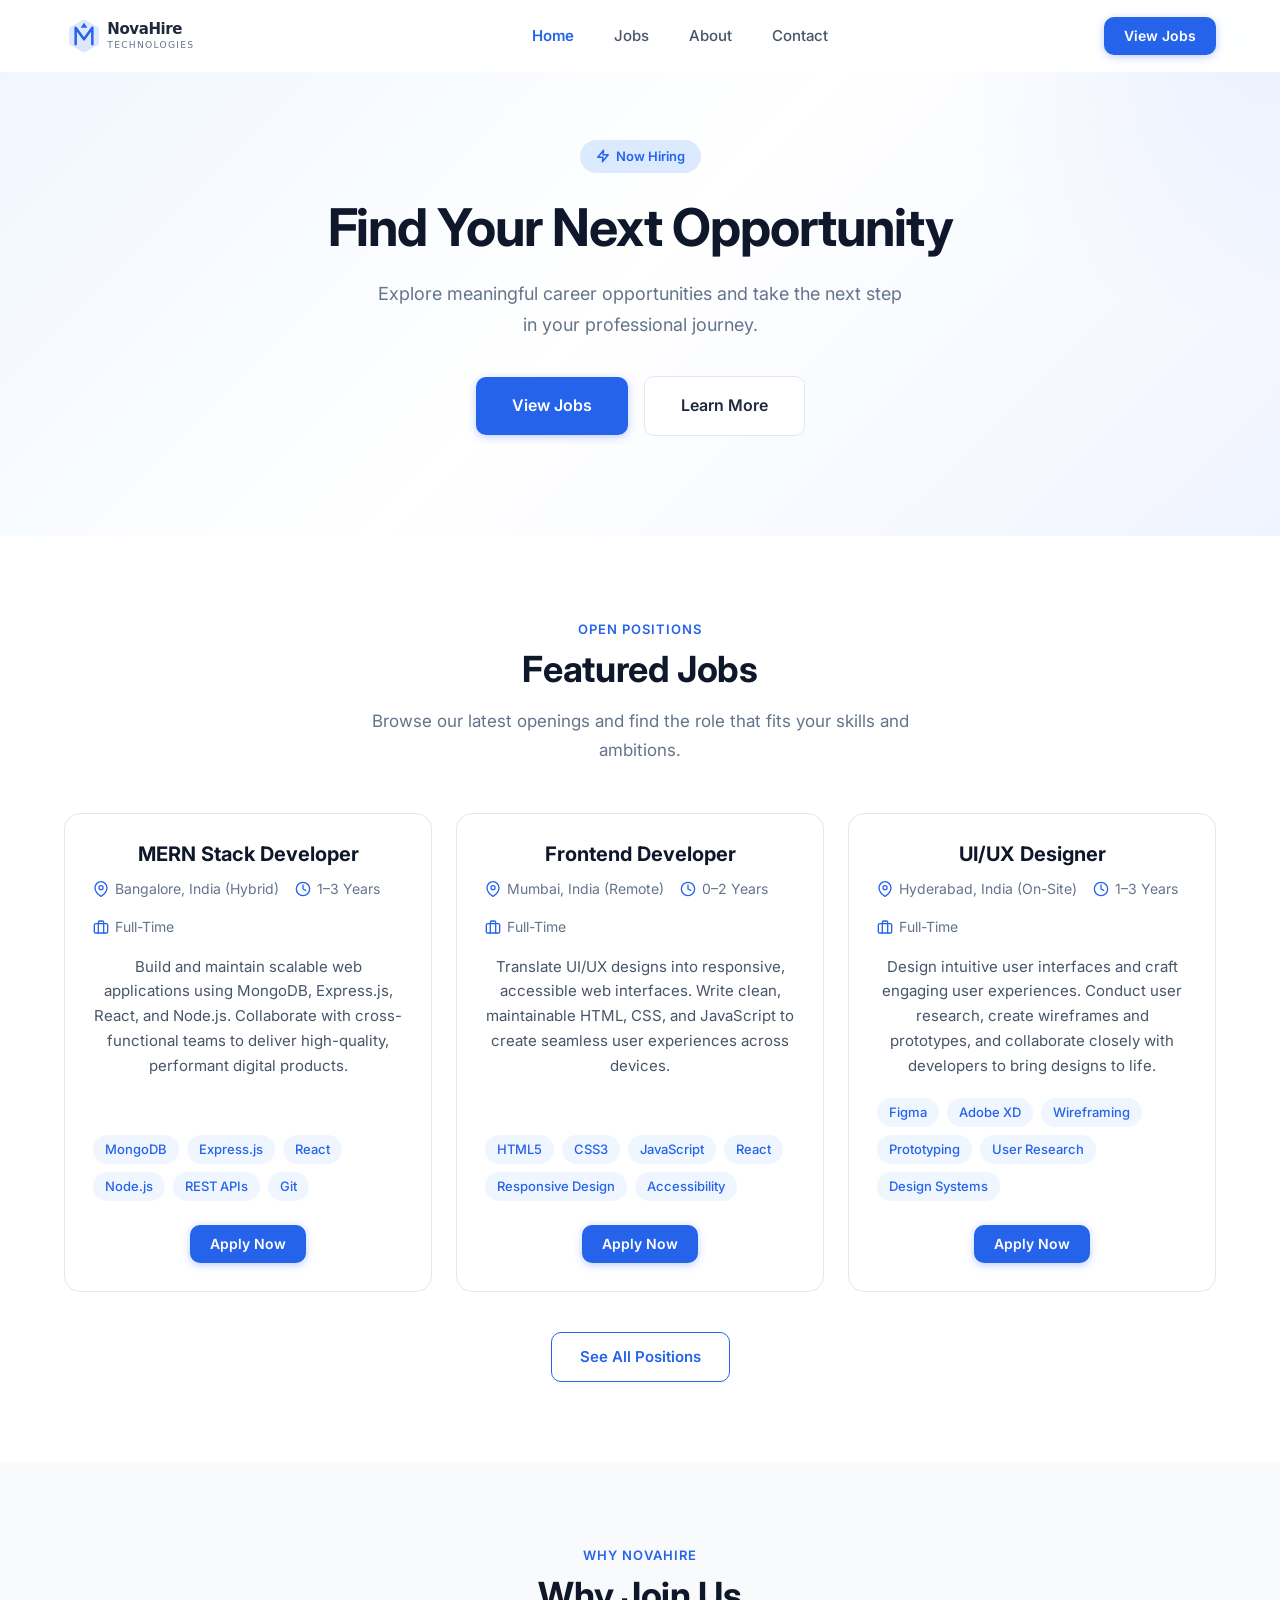
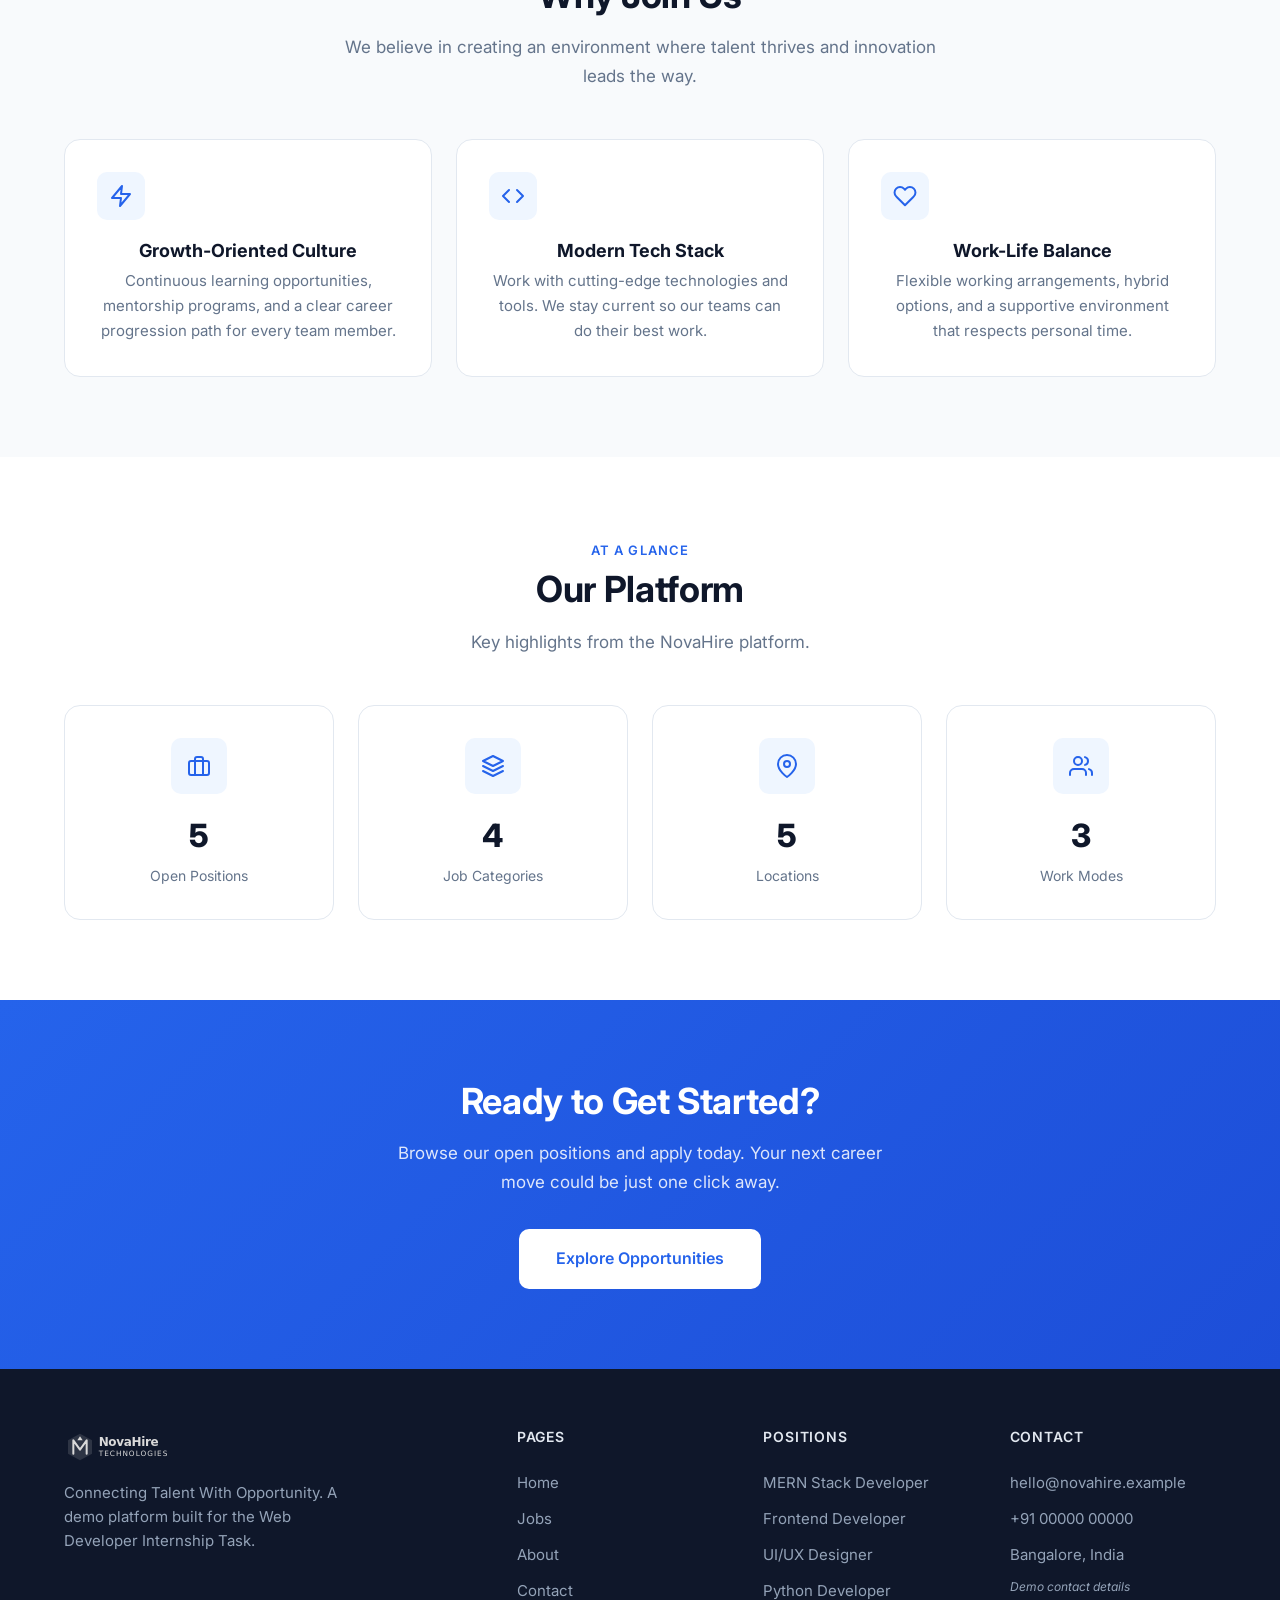
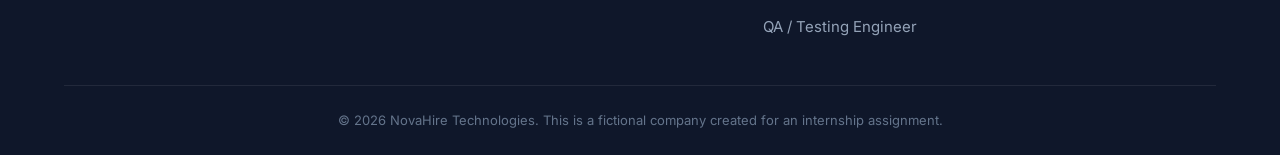
<file: index.html>
<!DOCTYPE html>
<html lang="en">
<head>
  <meta charset="UTF-8" />
  <meta name="viewport" content="width=device-width, initial-scale=1.0" />
  <title>NovaHire Technologies — Connecting Talent With Opportunity</title>
  <meta name="description" content="NovaHire Technologies helps professionals find meaningful career opportunities. Explore open positions and take the next step in your journey." />
  <link rel="preconnect" href="https://fonts.googleapis.com" />
  <link rel="preconnect" href="https://fonts.gstatic.com" crossorigin />
  <link href="https://fonts.googleapis.com/css2?family=Inter:wght@400;500;600;700;800&display=swap" rel="stylesheet" />
  <link rel="stylesheet" href="css/styles.css" />
</head>
<body>

  <!-- ── Header ── -->
  <header class="header" id="header">
    <nav class="navbar container" aria-label="Primary navigation">
      <a href="index.html" class="navbar__logo" aria-label="NovaHire Technologies Home">
        <img src="assets/logo.svg" alt="NovaHire Technologies" width="180" height="40" />
      </a>
      <div class="navbar__links">
        <a href="index.html" class="nav-link" id="nav-home">Home</a>
        <a href="jobs.html" class="nav-link" id="nav-jobs">Jobs</a>
        <a href="about.html" class="nav-link" id="nav-about">About</a>
        <a href="contact.html" class="nav-link" id="nav-contact">Contact</a>
      </div>
      <a href="jobs.html" class="btn btn--primary btn--sm navbar__cta" id="nav-view-jobs">View Jobs</a>
      <button class="mobile-menu-toggle" id="mobile-menu-toggle" aria-label="Open menu" aria-expanded="false" aria-controls="mobile-menu">
        <svg aria-hidden="true" width="24" height="24" viewBox="0 0 24 24" fill="none" stroke="currentColor" stroke-width="2" stroke-linecap="round" stroke-linejoin="round">
          <line x1="3" y1="6" x2="21" y2="6"/><line x1="3" y1="12" x2="21" y2="12"/><line x1="3" y1="18" x2="21" y2="18"/>
        </svg>
      </button>
    </nav>
  </header>

  <!-- ── Mobile Menu ── -->
  <div class="mobile-overlay" id="mobile-overlay"></div>
  <aside class="mobile-menu" id="mobile-menu" role="dialog" aria-label="Mobile navigation">
    <div class="mobile-menu__header">
      <img src="assets/logo.svg" alt="NovaHire Technologies" width="150" height="36" />
      <button class="mobile-menu__close" id="mobile-menu-close" aria-label="Close menu">
        <svg aria-hidden="true" width="24" height="24" viewBox="0 0 24 24" fill="none" stroke="currentColor" stroke-width="2" stroke-linecap="round" stroke-linejoin="round">
          <line x1="18" y1="6" x2="6" y2="18"/><line x1="6" y1="6" x2="18" y2="18"/>
        </svg>
      </button>
    </div>
    <nav aria-label="Mobile navigation links">
      <a href="index.html" class="mobile-nav-link">Home</a>
      <a href="jobs.html" class="mobile-nav-link">Jobs</a>
      <a href="about.html" class="mobile-nav-link">About</a>
      <a href="contact.html" class="mobile-nav-link">Contact</a>
      <div class="mobile-menu__cta">
        <a href="jobs.html" class="btn btn--primary" style="width:100%">View Jobs</a>
      </div>
    </nav>
  </aside>

  <main>
    <!-- ── Hero ── -->
    <section class="hero" id="hero">
      <div class="container hero__content">
        <span class="hero__badge">
          <svg width="14" height="14" viewBox="0 0 24 24" fill="none" stroke="currentColor" stroke-width="2.5" stroke-linecap="round" stroke-linejoin="round" aria-hidden="true"><polygon points="13 2 3 14 12 14 11 22 21 10 12 10 13 2"/></svg>
          Now Hiring
        </span>
        <h1 class="hero__title">Find Your Next Opportunity</h1>
        <p class="hero__subtitle">
          Explore meaningful career opportunities and take the next step in your professional journey.
        </p>
        <div class="hero__actions">
          <a href="jobs.html" class="btn btn--primary btn--lg" id="hero-view-jobs">View Jobs</a>
          <a href="about.html" class="btn btn--secondary btn--lg" id="hero-learn-more">Learn More</a>
        </div>
      </div>
    </section>

    <!-- ── Featured Jobs ── -->
    <section class="section" id="featured-jobs">
      <div class="container text-center">
        <span class="section-label">Open Positions</span>
        <h2 class="section-title">Featured Jobs</h2>
        <p class="section-subtitle">
          Browse our latest openings and find the role that fits your skills and ambitions.
        </p>
        <div class="jobs-grid" id="featured-jobs-grid">
          <!-- Rendered by JS -->
        </div>
        <div style="margin-top:40px">
          <a href="jobs.html" class="btn btn--outline" id="see-all-jobs">See All Positions</a>
        </div>
      </div>
    </section>

    <!-- ── Why Join Us ── -->
    <section class="section section--alt" id="why-join">
      <div class="container text-center">
        <span class="section-label">Why NovaHire</span>
        <h2 class="section-title">Why Join Us</h2>
        <p class="section-subtitle">
          We believe in creating an environment where talent thrives and innovation leads the way.
        </p>
        <div class="features-grid">
          <div class="feature-card fade-in" id="feature-growth">
            <div class="feature-card__icon">
              <svg class="icon icon--lg" aria-hidden="true"><use href="#icon-zap"/></svg>
            </div>
            <h3 class="feature-card__title">Growth-Oriented Culture</h3>
            <p class="feature-card__text">Continuous learning opportunities, mentorship programs, and a clear career progression path for every team member.</p>
          </div>
          <div class="feature-card fade-in" id="feature-tech">
            <div class="feature-card__icon">
              <svg class="icon icon--lg" aria-hidden="true"><use href="#icon-code"/></svg>
            </div>
            <h3 class="feature-card__title">Modern Tech Stack</h3>
            <p class="feature-card__text">Work with cutting-edge technologies and tools. We stay current so our teams can do their best work.</p>
          </div>
          <div class="feature-card fade-in" id="feature-balance">
            <div class="feature-card__icon">
              <svg class="icon icon--lg" aria-hidden="true"><use href="#icon-heart"/></svg>
            </div>
            <h3 class="feature-card__title">Work-Life Balance</h3>
            <p class="feature-card__text">Flexible working arrangements, hybrid options, and a supportive environment that respects personal time.</p>
          </div>
        </div>
      </div>
    </section>

    <!-- ── Statistics ── -->
    <section class="section" id="stats">
      <div class="container text-center">
        <span class="section-label">At a Glance</span>
        <h2 class="section-title">Our Platform</h2>
        <p class="section-subtitle">
          Key highlights from the NovaHire platform.
        </p>
        <div class="stats-grid">
          <div class="stat-card fade-in" id="stat-positions">
            <div class="stat-card__icon">
              <svg class="icon icon--lg" aria-hidden="true"><use href="#icon-briefcase"/></svg>
            </div>
            <div class="stat-card__number">5</div>
            <div class="stat-card__label">Open Positions</div>
          </div>
          <div class="stat-card fade-in" id="stat-categories">
            <div class="stat-card__icon">
              <svg class="icon icon--lg" aria-hidden="true"><use href="#icon-layers"/></svg>
            </div>
            <div class="stat-card__number">4</div>
            <div class="stat-card__label">Job Categories</div>
          </div>
          <div class="stat-card fade-in" id="stat-locations">
            <div class="stat-card__icon">
              <svg class="icon icon--lg" aria-hidden="true"><use href="#icon-location"/></svg>
            </div>
            <div class="stat-card__number">5</div>
            <div class="stat-card__label">Locations</div>
          </div>
          <div class="stat-card fade-in" id="stat-modes">
            <div class="stat-card__icon">
              <svg class="icon icon--lg" aria-hidden="true"><use href="#icon-users"/></svg>
            </div>
            <div class="stat-card__number">3</div>
            <div class="stat-card__label">Work Modes</div>
          </div>
        </div>
      </div>
    </section>

    <!-- ── CTA ── -->
    <section class="cta-section" id="cta">
      <div class="container">
        <h2>Ready to Get Started?</h2>
        <p>Browse our open positions and apply today. Your next career move could be just one click away.</p>
        <a href="jobs.html" class="btn btn--secondary btn--lg" id="cta-explore">Explore Opportunities</a>
      </div>
    </section>
  </main>

  <!-- ── Footer ── -->
  <footer class="footer" id="footer">
    <div class="container">
      <div class="footer__grid">
        <div class="footer__brand">
          <img src="assets/logo.svg" alt="NovaHire Technologies" width="160" height="36" />
          <p class="footer__tagline">Connecting Talent With Opportunity. A demo platform built for the Web Developer Internship Task.</p>
        </div>
        <div>
          <h4 class="footer__heading">Pages</h4>
          <a href="index.html" class="footer__link">Home</a>
          <a href="jobs.html" class="footer__link">Jobs</a>
          <a href="about.html" class="footer__link">About</a>
          <a href="contact.html" class="footer__link">Contact</a>
        </div>
        <div>
          <h4 class="footer__heading">Positions</h4>
          <a href="apply.html?job=mern-stack-developer" class="footer__link">MERN Stack Developer</a>
          <a href="apply.html?job=frontend-developer" class="footer__link">Frontend Developer</a>
          <a href="apply.html?job=ui-ux-designer" class="footer__link">UI/UX Designer</a>
          <a href="apply.html?job=python-developer" class="footer__link">Python Developer</a>
          <a href="apply.html?job=qa-software-testing-engineer" class="footer__link">QA / Testing Engineer</a>
        </div>
        <div>
          <h4 class="footer__heading">Contact</h4>
          <p class="footer__link">hello@novahire.example</p>
          <p class="footer__link">+91 00000 00000</p>
          <p class="footer__link">Bangalore, India</p>
          <span class="demo-notice">Demo contact details</span>
        </div>
      </div>
      <div class="footer__bottom">
        &copy; 2026 NovaHire Technologies. This is a fictional company created for an internship assignment.
      </div>
    </div>
  </footer>

  <script src="js/data.js"></script>
  <script src="js/main.js"></script>
  <script src="js/home.js"></script>
</body>
</html>
</file>
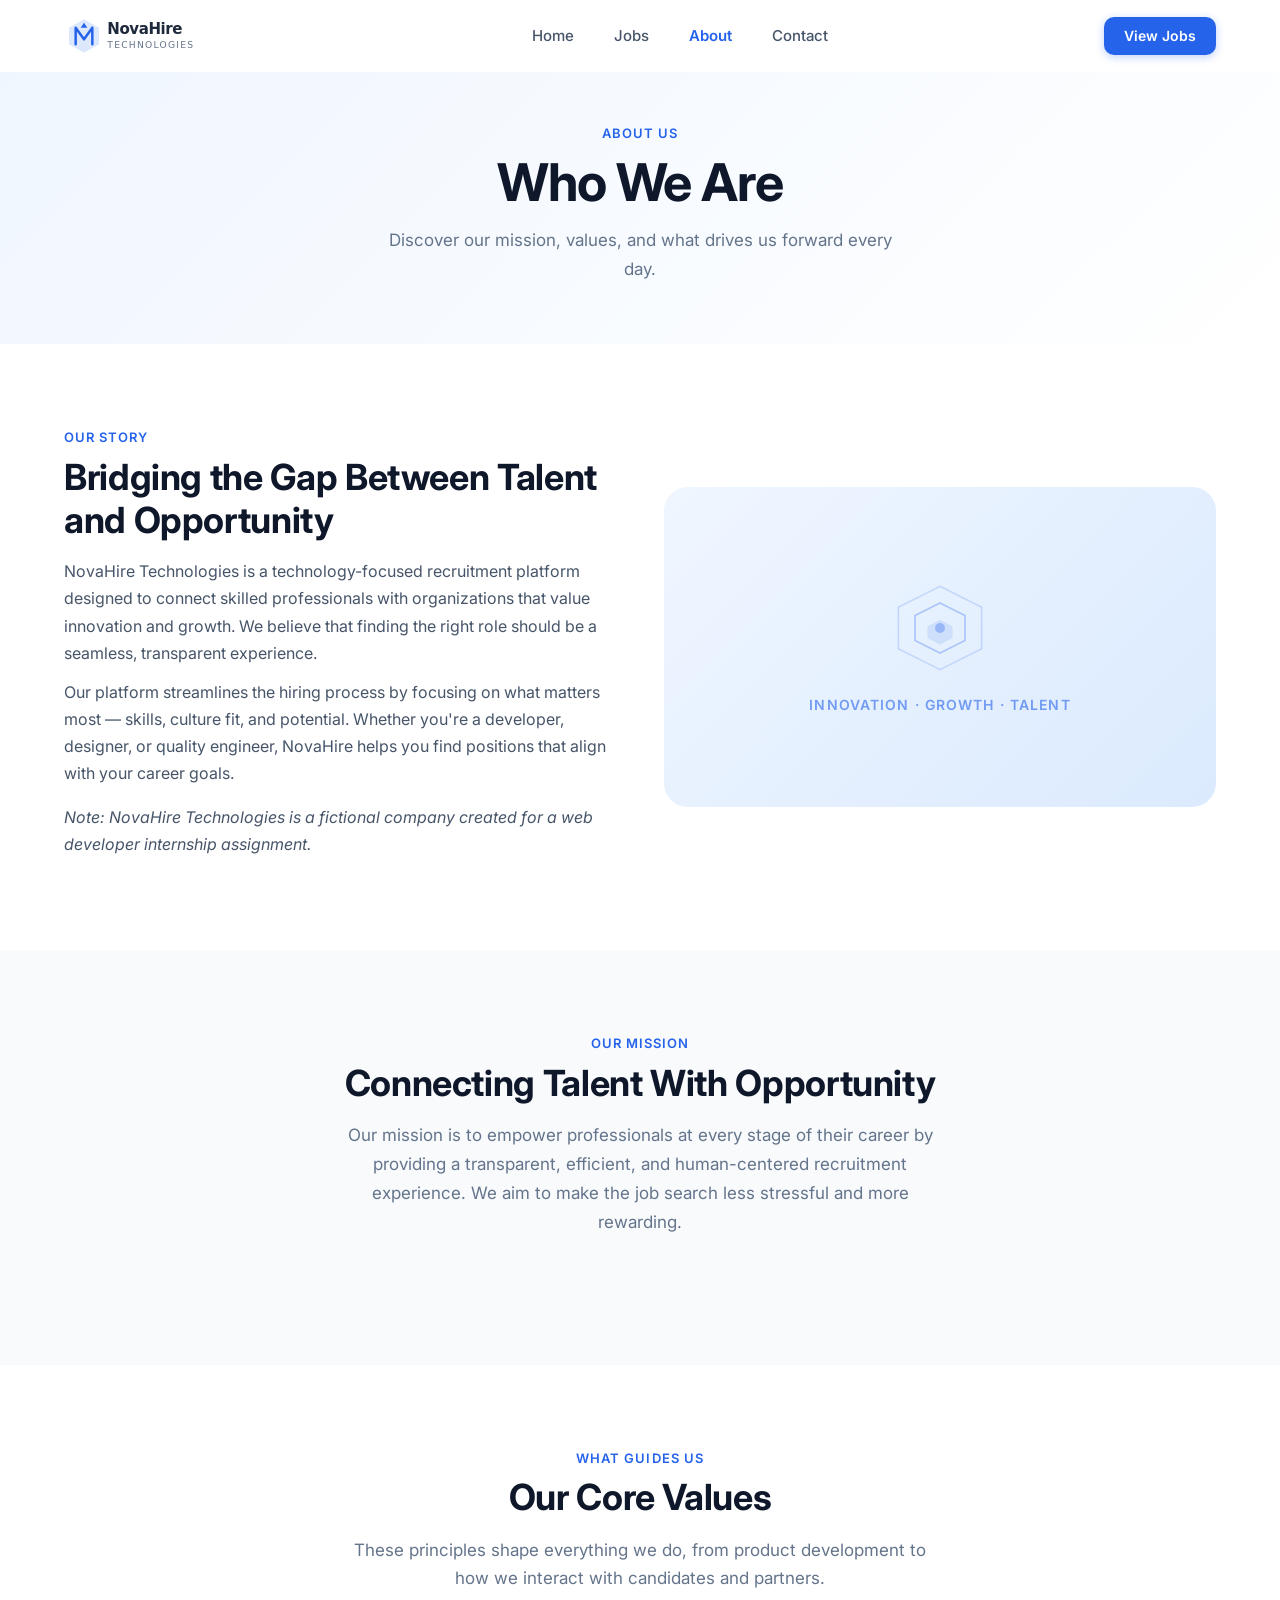
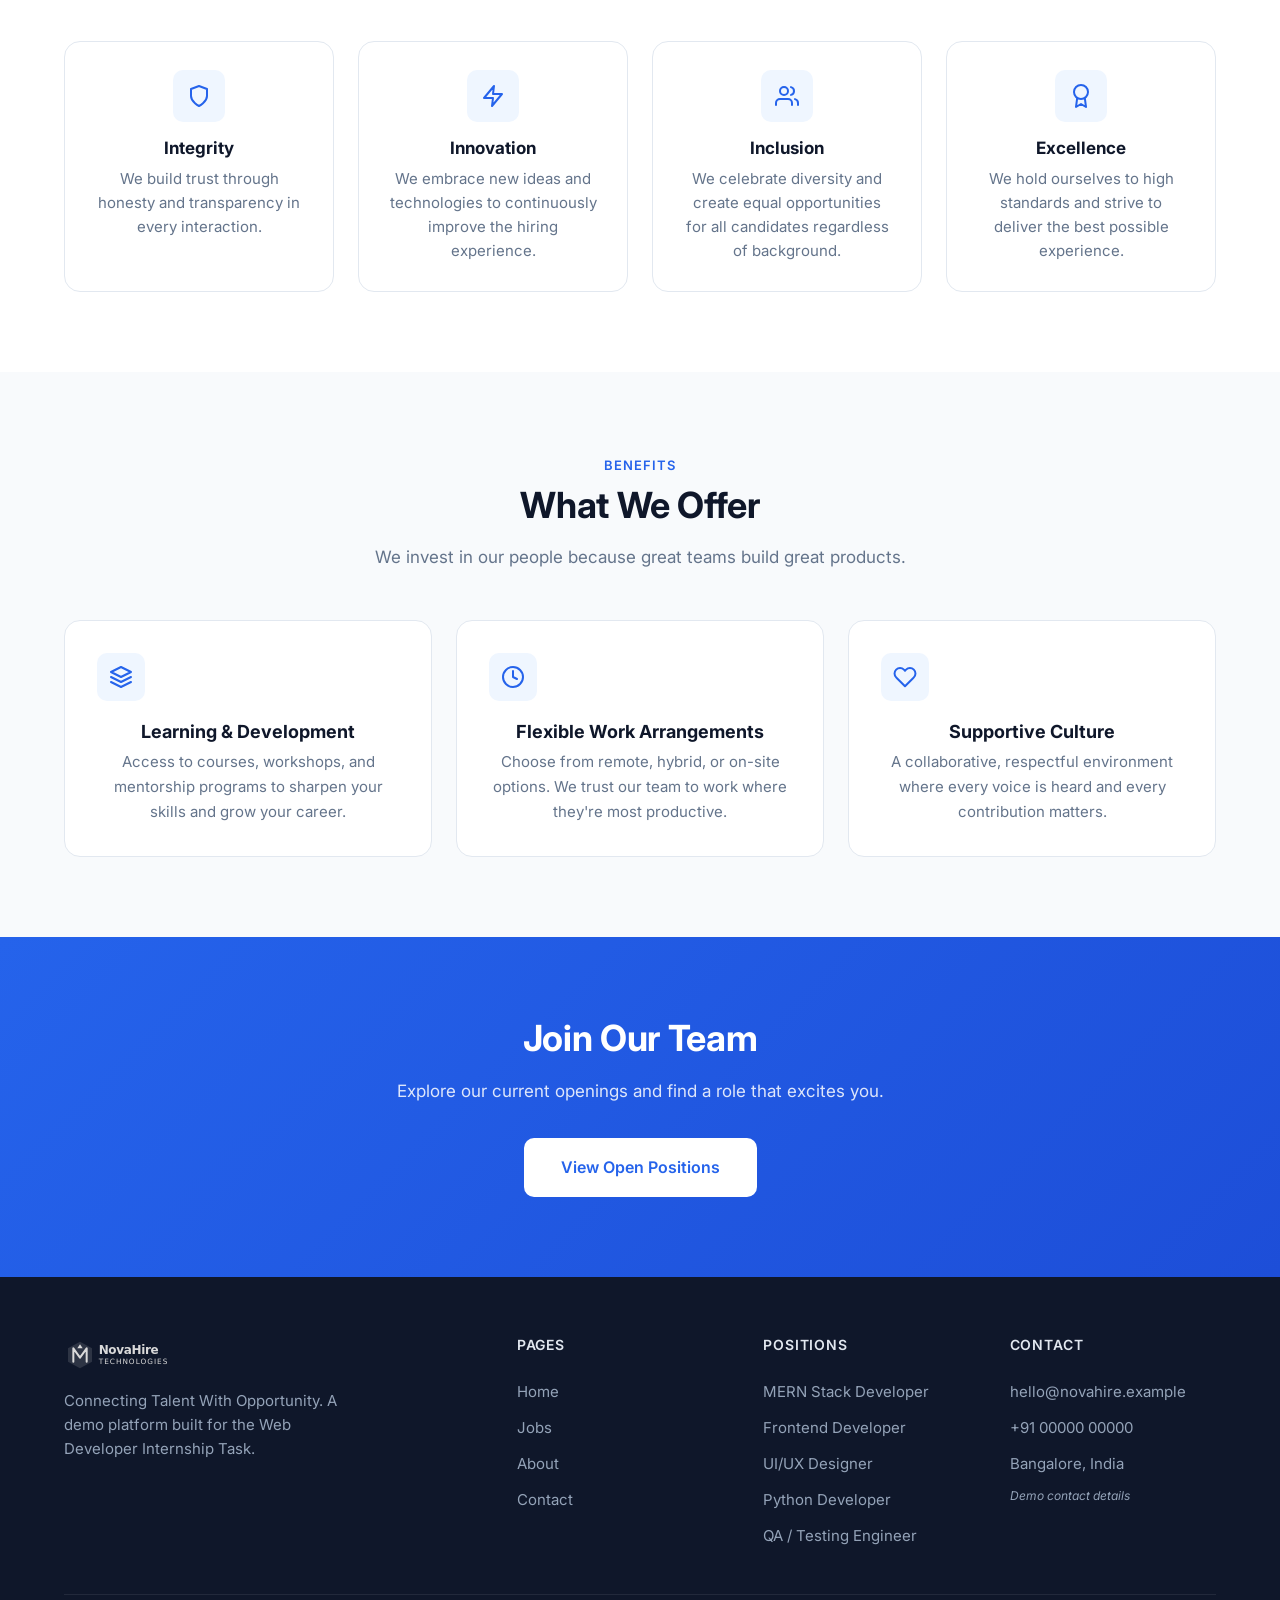
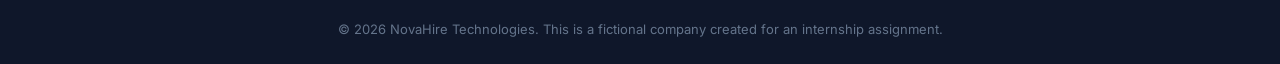
<file: about.html>
<!DOCTYPE html>
<html lang="en">
<head>
  <meta charset="UTF-8" />
  <meta name="viewport" content="width=device-width, initial-scale=1.0" />
  <title>About Us — NovaHire Technologies</title>
  <meta name="description" content="Learn about NovaHire Technologies, our mission, values, and what makes us a great place to work." />
  <link rel="preconnect" href="https://fonts.googleapis.com" />
  <link rel="preconnect" href="https://fonts.gstatic.com" crossorigin />
  <link href="https://fonts.googleapis.com/css2?family=Inter:wght@400;500;600;700;800&display=swap" rel="stylesheet" />
  <link rel="stylesheet" href="css/styles.css" />
</head>
<body>

  <!-- ── Header ── -->
  <header class="header" id="header">
    <nav class="navbar container" aria-label="Primary navigation">
      <a href="index.html" class="navbar__logo" aria-label="NovaHire Technologies Home">
        <img src="assets/logo.svg" alt="NovaHire Technologies" width="180" height="40" />
      </a>
      <div class="navbar__links">
        <a href="index.html" class="nav-link" id="nav-home">Home</a>
        <a href="jobs.html" class="nav-link" id="nav-jobs">Jobs</a>
        <a href="about.html" class="nav-link" id="nav-about">About</a>
        <a href="contact.html" class="nav-link" id="nav-contact">Contact</a>
      </div>
      <a href="jobs.html" class="btn btn--primary btn--sm navbar__cta" id="nav-view-jobs">View Jobs</a>
      <button class="mobile-menu-toggle" id="mobile-menu-toggle" aria-label="Open menu" aria-expanded="false" aria-controls="mobile-menu">
        <svg aria-hidden="true" width="24" height="24" viewBox="0 0 24 24" fill="none" stroke="currentColor" stroke-width="2" stroke-linecap="round" stroke-linejoin="round">
          <line x1="3" y1="6" x2="21" y2="6"/><line x1="3" y1="12" x2="21" y2="12"/><line x1="3" y1="18" x2="21" y2="18"/>
        </svg>
      </button>
    </nav>
  </header>

  <!-- ── Mobile Menu ── -->
  <div class="mobile-overlay" id="mobile-overlay"></div>
  <aside class="mobile-menu" id="mobile-menu" role="dialog" aria-label="Mobile navigation">
    <div class="mobile-menu__header">
      <img src="assets/logo.svg" alt="NovaHire Technologies" width="150" height="36" />
      <button class="mobile-menu__close" id="mobile-menu-close" aria-label="Close menu">
        <svg aria-hidden="true" width="24" height="24" viewBox="0 0 24 24" fill="none" stroke="currentColor" stroke-width="2" stroke-linecap="round" stroke-linejoin="round">
          <line x1="18" y1="6" x2="6" y2="18"/><line x1="6" y1="6" x2="18" y2="18"/>
        </svg>
      </button>
    </div>
    <nav aria-label="Mobile navigation links">
      <a href="index.html" class="mobile-nav-link">Home</a>
      <a href="jobs.html" class="mobile-nav-link">Jobs</a>
      <a href="about.html" class="mobile-nav-link">About</a>
      <a href="contact.html" class="mobile-nav-link">Contact</a>
      <div class="mobile-menu__cta">
        <a href="jobs.html" class="btn btn--primary" style="width:100%">View Jobs</a>
      </div>
    </nav>
  </aside>

  <main>
    <!-- ── Page Header ── -->
    <section class="page-header" id="about-header">
      <div class="container">
        <span class="section-label">About Us</span>
        <h1 class="page-header__title">Who We Are</h1>
        <p class="page-header__subtitle">Discover our mission, values, and what drives us forward every day.</p>
      </div>
    </section>

    <!-- ── Company Introduction ── -->
    <section class="section" id="about-intro">
      <div class="container">
        <div class="about-intro">
          <div class="about-intro__text fade-in">
            <span class="section-label">Our Story</span>
            <h2>Bridging the Gap Between Talent and Opportunity</h2>
            <p>
              NovaHire Technologies is a technology-focused recruitment platform designed to connect skilled professionals with organizations that value innovation and growth. We believe that finding the right role should be a seamless, transparent experience.
            </p>
            <p>
              Our platform streamlines the hiring process by focusing on what matters most — skills, culture fit, and potential. Whether you're a developer, designer, or quality engineer, NovaHire helps you find positions that align with your career goals.
            </p>
            <p class="demo-notice">
              Note: NovaHire Technologies is a fictional company created for a web developer internship assignment.
            </p>
          </div>
          <div class="about-visual fade-in">
            <div class="about-visual__graphic">
              <svg viewBox="0 0 120 120" fill="none" xmlns="http://www.w3.org/2000/svg" aria-hidden="true">
                <path d="M60 10L110 35V85L60 110L10 85V35L60 10Z" stroke="currentColor" stroke-width="2" opacity="0.3"/>
                <path d="M60 30L90 45V75L60 90L30 75V45L60 30Z" stroke="currentColor" stroke-width="2" opacity="0.5"/>
                <path d="M60 50L75 58V72L60 80L45 72V58L60 50Z" fill="currentColor" opacity="0.2"/>
                <circle cx="60" cy="60" r="6" fill="currentColor" opacity="0.6"/>
              </svg>
              <span>Innovation &middot; Growth &middot; Talent</span>
            </div>
          </div>
        </div>
      </div>
    </section>

    <!-- ── Mission ── -->
    <section class="section section--alt" id="mission">
      <div class="container text-center">
        <span class="section-label">Our Mission</span>
        <h2 class="section-title">Connecting Talent With Opportunity</h2>
        <p class="section-subtitle">
          Our mission is to empower professionals at every stage of their career by providing a transparent, efficient, and human-centered recruitment experience. We aim to make the job search less stressful and more rewarding.
        </p>
      </div>
    </section>

    <!-- ── Values ── -->
    <section class="section" id="values">
      <div class="container text-center">
        <span class="section-label">What Guides Us</span>
        <h2 class="section-title">Our Core Values</h2>
        <p class="section-subtitle">
          These principles shape everything we do, from product development to how we interact with candidates and partners.
        </p>
        <div class="values-grid">
          <div class="value-card fade-in" id="value-integrity">
            <div class="value-card__icon">
              <svg class="icon icon--lg" aria-hidden="true"><use href="#icon-shield"/></svg>
            </div>
            <h3 class="value-card__title">Integrity</h3>
            <p class="value-card__text">We build trust through honesty and transparency in every interaction.</p>
          </div>
          <div class="value-card fade-in" id="value-innovation">
            <div class="value-card__icon">
              <svg class="icon icon--lg" aria-hidden="true"><use href="#icon-zap"/></svg>
            </div>
            <h3 class="value-card__title">Innovation</h3>
            <p class="value-card__text">We embrace new ideas and technologies to continuously improve the hiring experience.</p>
          </div>
          <div class="value-card fade-in" id="value-inclusion">
            <div class="value-card__icon">
              <svg class="icon icon--lg" aria-hidden="true"><use href="#icon-users"/></svg>
            </div>
            <h3 class="value-card__title">Inclusion</h3>
            <p class="value-card__text">We celebrate diversity and create equal opportunities for all candidates regardless of background.</p>
          </div>
          <div class="value-card fade-in" id="value-excellence">
            <div class="value-card__icon">
              <svg class="icon icon--lg" aria-hidden="true"><use href="#icon-award"/></svg>
            </div>
            <h3 class="value-card__title">Excellence</h3>
            <p class="value-card__text">We hold ourselves to high standards and strive to deliver the best possible experience.</p>
          </div>
        </div>
      </div>
    </section>

    <!-- ── What We Offer ── -->
    <section class="section section--alt" id="what-we-offer">
      <div class="container text-center">
        <span class="section-label">Benefits</span>
        <h2 class="section-title">What We Offer</h2>
        <p class="section-subtitle">
          We invest in our people because great teams build great products.
        </p>
        <div class="features-grid">
          <div class="feature-card fade-in" id="offer-learning">
            <div class="feature-card__icon">
              <svg class="icon icon--lg" aria-hidden="true"><use href="#icon-layers"/></svg>
            </div>
            <h3 class="feature-card__title">Learning &amp; Development</h3>
            <p class="feature-card__text">Access to courses, workshops, and mentorship programs to sharpen your skills and grow your career.</p>
          </div>
          <div class="feature-card fade-in" id="offer-flexibility">
            <div class="feature-card__icon">
              <svg class="icon icon--lg" aria-hidden="true"><use href="#icon-clock"/></svg>
            </div>
            <h3 class="feature-card__title">Flexible Work Arrangements</h3>
            <p class="feature-card__text">Choose from remote, hybrid, or on-site options. We trust our team to work where they're most productive.</p>
          </div>
          <div class="feature-card fade-in" id="offer-culture">
            <div class="feature-card__icon">
              <svg class="icon icon--lg" aria-hidden="true"><use href="#icon-heart"/></svg>
            </div>
            <h3 class="feature-card__title">Supportive Culture</h3>
            <p class="feature-card__text">A collaborative, respectful environment where every voice is heard and every contribution matters.</p>
          </div>
        </div>
      </div>
    </section>

    <!-- ── CTA ── -->
    <section class="cta-section" id="about-cta">
      <div class="container">
        <h2>Join Our Team</h2>
        <p>Explore our current openings and find a role that excites you.</p>
        <a href="jobs.html" class="btn btn--secondary btn--lg" id="cta-view-positions">View Open Positions</a>
      </div>
    </section>
  </main>

  <!-- ── Footer ── -->
  <footer class="footer" id="footer">
    <div class="container">
      <div class="footer__grid">
        <div class="footer__brand">
          <img src="assets/logo.svg" alt="NovaHire Technologies" width="160" height="36" />
          <p class="footer__tagline">Connecting Talent With Opportunity. A demo platform built for the Web Developer Internship Task.</p>
        </div>
        <div>
          <h4 class="footer__heading">Pages</h4>
          <a href="index.html" class="footer__link">Home</a>
          <a href="jobs.html" class="footer__link">Jobs</a>
          <a href="about.html" class="footer__link">About</a>
          <a href="contact.html" class="footer__link">Contact</a>
        </div>
        <div>
          <h4 class="footer__heading">Positions</h4>
          <a href="apply.html?job=mern-stack-developer" class="footer__link">MERN Stack Developer</a>
          <a href="apply.html?job=frontend-developer" class="footer__link">Frontend Developer</a>
          <a href="apply.html?job=ui-ux-designer" class="footer__link">UI/UX Designer</a>
          <a href="apply.html?job=python-developer" class="footer__link">Python Developer</a>
          <a href="apply.html?job=qa-software-testing-engineer" class="footer__link">QA / Testing Engineer</a>
        </div>
        <div>
          <h4 class="footer__heading">Contact</h4>
          <p class="footer__link">hello@novahire.example</p>
          <p class="footer__link">+91 00000 00000</p>
          <p class="footer__link">Bangalore, India</p>
          <span class="demo-notice">Demo contact details</span>
        </div>
      </div>
      <div class="footer__bottom">
        &copy; 2026 NovaHire Technologies. This is a fictional company created for an internship assignment.
      </div>
    </div>
  </footer>

  <script src="js/main.js"></script>
</body>
</html>
</file>
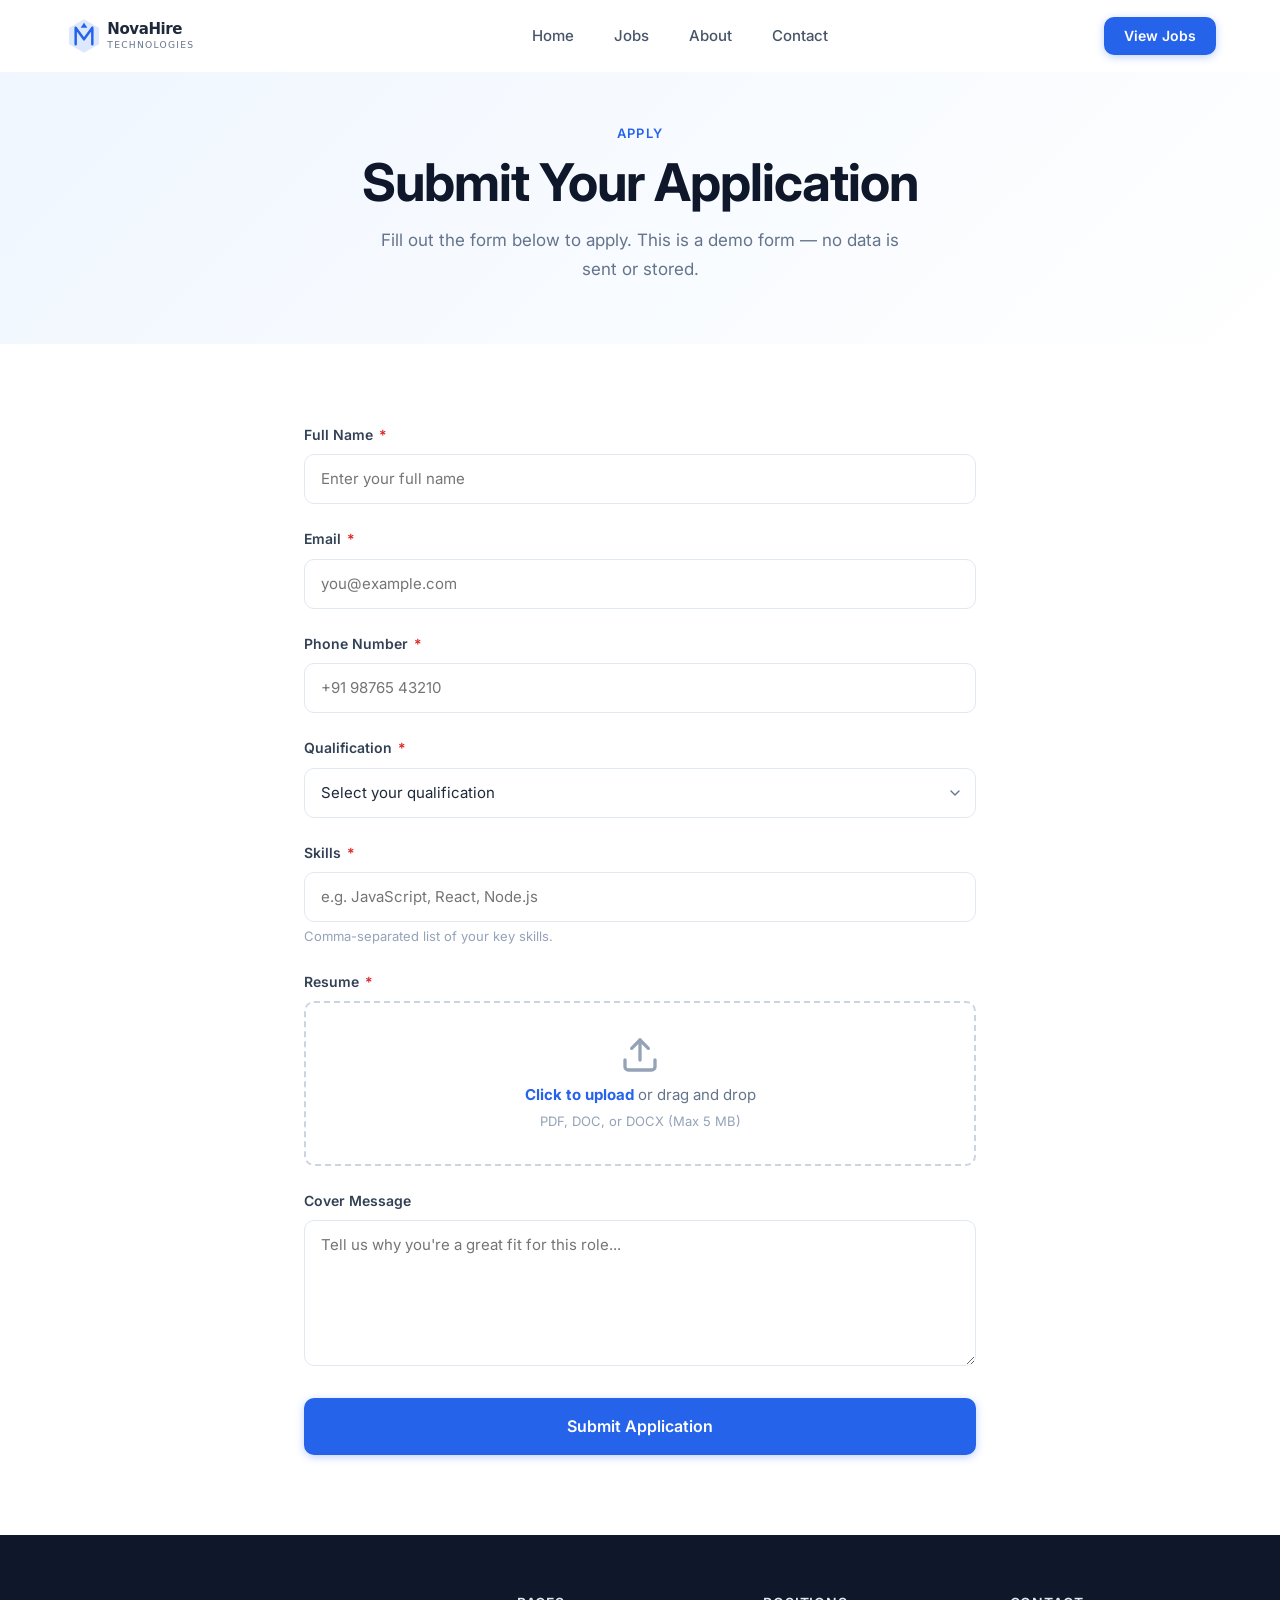
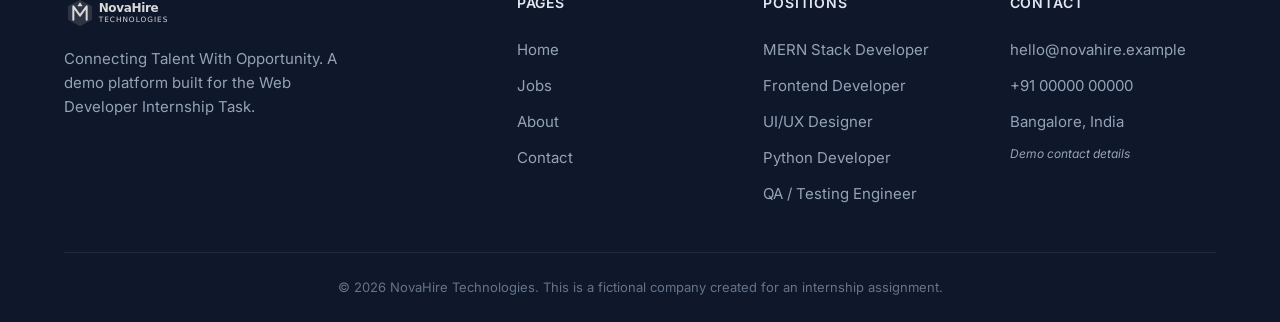
<file: apply.html>
<!DOCTYPE html>
<html lang="en">
<head>
  <meta charset="UTF-8" />
  <meta name="viewport" content="width=device-width, initial-scale=1.0" />
  <title>Apply — NovaHire Technologies</title>
  <meta name="description" content="Apply for a position at NovaHire Technologies. Submit your application and take the next step in your career." />
  <link rel="preconnect" href="https://fonts.googleapis.com" />
  <link rel="preconnect" href="https://fonts.gstatic.com" crossorigin />
  <link href="https://fonts.googleapis.com/css2?family=Inter:wght@400;500;600;700;800&display=swap" rel="stylesheet" />
  <link rel="stylesheet" href="css/styles.css" />
</head>
<body>

  <!-- ── Header ── -->
  <header class="header" id="header">
    <nav class="navbar container" aria-label="Primary navigation">
      <a href="index.html" class="navbar__logo" aria-label="NovaHire Technologies Home">
        <img src="assets/logo.svg" alt="NovaHire Technologies" width="180" height="40" />
      </a>
      <div class="navbar__links">
        <a href="index.html" class="nav-link" id="nav-home">Home</a>
        <a href="jobs.html" class="nav-link" id="nav-jobs">Jobs</a>
        <a href="about.html" class="nav-link" id="nav-about">About</a>
        <a href="contact.html" class="nav-link" id="nav-contact">Contact</a>
      </div>
      <a href="jobs.html" class="btn btn--primary btn--sm navbar__cta" id="nav-view-jobs">View Jobs</a>
      <button class="mobile-menu-toggle" id="mobile-menu-toggle" aria-label="Open menu" aria-expanded="false" aria-controls="mobile-menu">
        <svg aria-hidden="true" width="24" height="24" viewBox="0 0 24 24" fill="none" stroke="currentColor" stroke-width="2" stroke-linecap="round" stroke-linejoin="round">
          <line x1="3" y1="6" x2="21" y2="6"/><line x1="3" y1="12" x2="21" y2="12"/><line x1="3" y1="18" x2="21" y2="18"/>
        </svg>
      </button>
    </nav>
  </header>

  <!-- ── Mobile Menu ── -->
  <div class="mobile-overlay" id="mobile-overlay"></div>
  <aside class="mobile-menu" id="mobile-menu" role="dialog" aria-label="Mobile navigation">
    <div class="mobile-menu__header">
      <img src="assets/logo.svg" alt="NovaHire Technologies" width="150" height="36" />
      <button class="mobile-menu__close" id="mobile-menu-close" aria-label="Close menu">
        <svg aria-hidden="true" width="24" height="24" viewBox="0 0 24 24" fill="none" stroke="currentColor" stroke-width="2" stroke-linecap="round" stroke-linejoin="round">
          <line x1="18" y1="6" x2="6" y2="18"/><line x1="6" y1="6" x2="18" y2="18"/>
        </svg>
      </button>
    </div>
    <nav aria-label="Mobile navigation links">
      <a href="index.html" class="mobile-nav-link">Home</a>
      <a href="jobs.html" class="mobile-nav-link">Jobs</a>
      <a href="about.html" class="mobile-nav-link">About</a>
      <a href="contact.html" class="mobile-nav-link">Contact</a>
      <div class="mobile-menu__cta">
        <a href="jobs.html" class="btn btn--primary" style="width:100%">View Jobs</a>
      </div>
    </nav>
  </aside>

  <main>
    <!-- ── Page Header ── -->
    <section class="page-header" id="apply-header">
      <div class="container">
        <span class="section-label">Apply</span>
        <h1 class="page-header__title">Submit Your Application</h1>
        <p class="page-header__subtitle">Fill out the form below to apply. This is a demo form — no data is sent or stored.</p>
      </div>
    </section>

    <!-- ── Application Form ── -->
    <section class="section" id="apply-section">
      <div class="container" style="max-width:720px">

        <!-- Job Banner -->
        <div class="apply-job-banner" id="apply-job-banner" style="display:none">
          <div class="apply-job-banner__icon">
            <svg class="icon icon--lg" aria-hidden="true"><use href="#icon-briefcase"/></svg>
          </div>
          <div class="apply-job-banner__text">
            Applying for: <strong id="apply-job-title"></strong>
          </div>
        </div>

        <!-- Form -->
        <form id="application-form" novalidate>
          <!-- Full Name -->
          <div class="form-group">
            <label for="full-name" class="form-label">Full Name <span class="required">*</span></label>
            <input type="text" id="full-name" name="fullName" class="form-input" placeholder="Enter your full name" required autocomplete="name" />
            <div class="form-error" id="full-name-error">Please enter your full name.</div>
          </div>

          <!-- Email -->
          <div class="form-group">
            <label for="email" class="form-label">Email <span class="required">*</span></label>
            <input type="email" id="email" name="email" class="form-input" placeholder="you@example.com" required autocomplete="email" />
            <div class="form-error" id="email-error">Please enter a valid email address.</div>
          </div>

          <!-- Phone -->
          <div class="form-group">
            <label for="phone" class="form-label">Phone Number <span class="required">*</span></label>
            <input type="tel" id="phone" name="phone" class="form-input" placeholder="+91 98765 43210" required autocomplete="tel" />
            <div class="form-error" id="phone-error">Please enter a valid phone number (at least 7 digits).</div>
          </div>

          <!-- Qualification -->
          <div class="form-group">
            <label for="qualification" class="form-label">Qualification <span class="required">*</span></label>
            <select id="qualification" name="qualification" class="form-select" required>
              <option value="">Select your qualification</option>
              <option value="high-school">High School</option>
              <option value="diploma">Diploma</option>
              <option value="bachelors">Bachelor's Degree</option>
              <option value="masters">Master's Degree</option>
              <option value="phd">PhD</option>
              <option value="other">Other</option>
            </select>
            <div class="form-error" id="qualification-error">Please select your qualification.</div>
          </div>

          <!-- Skills -->
          <div class="form-group">
            <label for="skills" class="form-label">Skills <span class="required">*</span></label>
            <input type="text" id="skills" name="skills" class="form-input" placeholder="e.g. JavaScript, React, Node.js" required />
            <div class="form-hint">Comma-separated list of your key skills.</div>
            <div class="form-error" id="skills-error">Please list at least one skill.</div>
          </div>

          <!-- Resume -->
          <div class="form-group">
            <label class="form-label">Resume <span class="required">*</span></label>
            <div class="file-upload" id="resume-upload">
              <input type="file" id="resume" name="resume" accept=".pdf,.doc,.docx" required aria-describedby="resume-hint" />
              <div class="file-upload__icon">
                <svg class="icon icon--xl" aria-hidden="true"><use href="#icon-upload"/></svg>
              </div>
              <div class="file-upload__text"><strong>Click to upload</strong> or drag and drop</div>
              <div class="file-upload__hint" id="resume-hint">PDF, DOC, or DOCX (Max 5 MB)</div>
              <div class="file-upload__name" id="resume-file-name"></div>
            </div>
            <div class="form-error" id="resume-error">Please upload your resume (PDF, DOC, or DOCX, max 5 MB).</div>
          </div>

          <!-- Cover Message -->
          <div class="form-group">
            <label for="cover-message" class="form-label">Cover Message</label>
            <textarea id="cover-message" name="coverMessage" class="form-textarea" placeholder="Tell us why you're a great fit for this role..." rows="5"></textarea>
          </div>

          <!-- Submit -->
          <button type="submit" class="btn btn--primary btn--lg" id="submit-btn" style="width:100%">
            Submit Application
          </button>
        </form>

        <!-- Success State -->
        <div class="success-state" id="success-state">
          <div class="success-state__icon">
            <svg aria-hidden="true" viewBox="0 0 24 24" fill="none" stroke="currentColor" stroke-width="2" stroke-linecap="round" stroke-linejoin="round">
              <path d="M22 11.08V12a10 10 0 1 1-5.93-9.14"/>
              <polyline points="22 4 12 14.01 9 11.01"/>
            </svg>
          </div>
          <h2 class="success-state__title">Application Submitted!</h2>
          <p class="success-state__text" id="success-message">
            Thank you for your interest. This is a demo submission — no data has been sent or stored. In a real application, your information would be processed securely.
          </p>
          <div style="display:flex;gap:16px;justify-content:center;flex-wrap:wrap">
            <a href="jobs.html" class="btn btn--primary" id="success-browse">Browse More Jobs</a>
            <a href="index.html" class="btn btn--secondary" id="success-home">Back to Home</a>
          </div>
        </div>
      </div>
    </section>
  </main>

  <!-- ── Footer ── -->
  <footer class="footer" id="footer">
    <div class="container">
      <div class="footer__grid">
        <div class="footer__brand">
          <img src="assets/logo.svg" alt="NovaHire Technologies" width="160" height="36" />
          <p class="footer__tagline">Connecting Talent With Opportunity. A demo platform built for the Web Developer Internship Task.</p>
        </div>
        <div>
          <h4 class="footer__heading">Pages</h4>
          <a href="index.html" class="footer__link">Home</a>
          <a href="jobs.html" class="footer__link">Jobs</a>
          <a href="about.html" class="footer__link">About</a>
          <a href="contact.html" class="footer__link">Contact</a>
        </div>
        <div>
          <h4 class="footer__heading">Positions</h4>
          <a href="apply.html?job=mern-stack-developer" class="footer__link">MERN Stack Developer</a>
          <a href="apply.html?job=frontend-developer" class="footer__link">Frontend Developer</a>
          <a href="apply.html?job=ui-ux-designer" class="footer__link">UI/UX Designer</a>
          <a href="apply.html?job=python-developer" class="footer__link">Python Developer</a>
          <a href="apply.html?job=qa-software-testing-engineer" class="footer__link">QA / Testing Engineer</a>
        </div>
        <div>
          <h4 class="footer__heading">Contact</h4>
          <p class="footer__link">hello@novahire.example</p>
          <p class="footer__link">+91 00000 00000</p>
          <p class="footer__link">Bangalore, India</p>
          <span class="demo-notice">Demo contact details</span>
        </div>
      </div>
      <div class="footer__bottom">
        &copy; 2026 NovaHire Technologies. This is a fictional company created for an internship assignment.
      </div>
    </div>
  </footer>

  <script src="js/data.js"></script>
  <script src="js/main.js"></script>
  <script src="js/apply.js"></script>
</body>
</html>
</file>
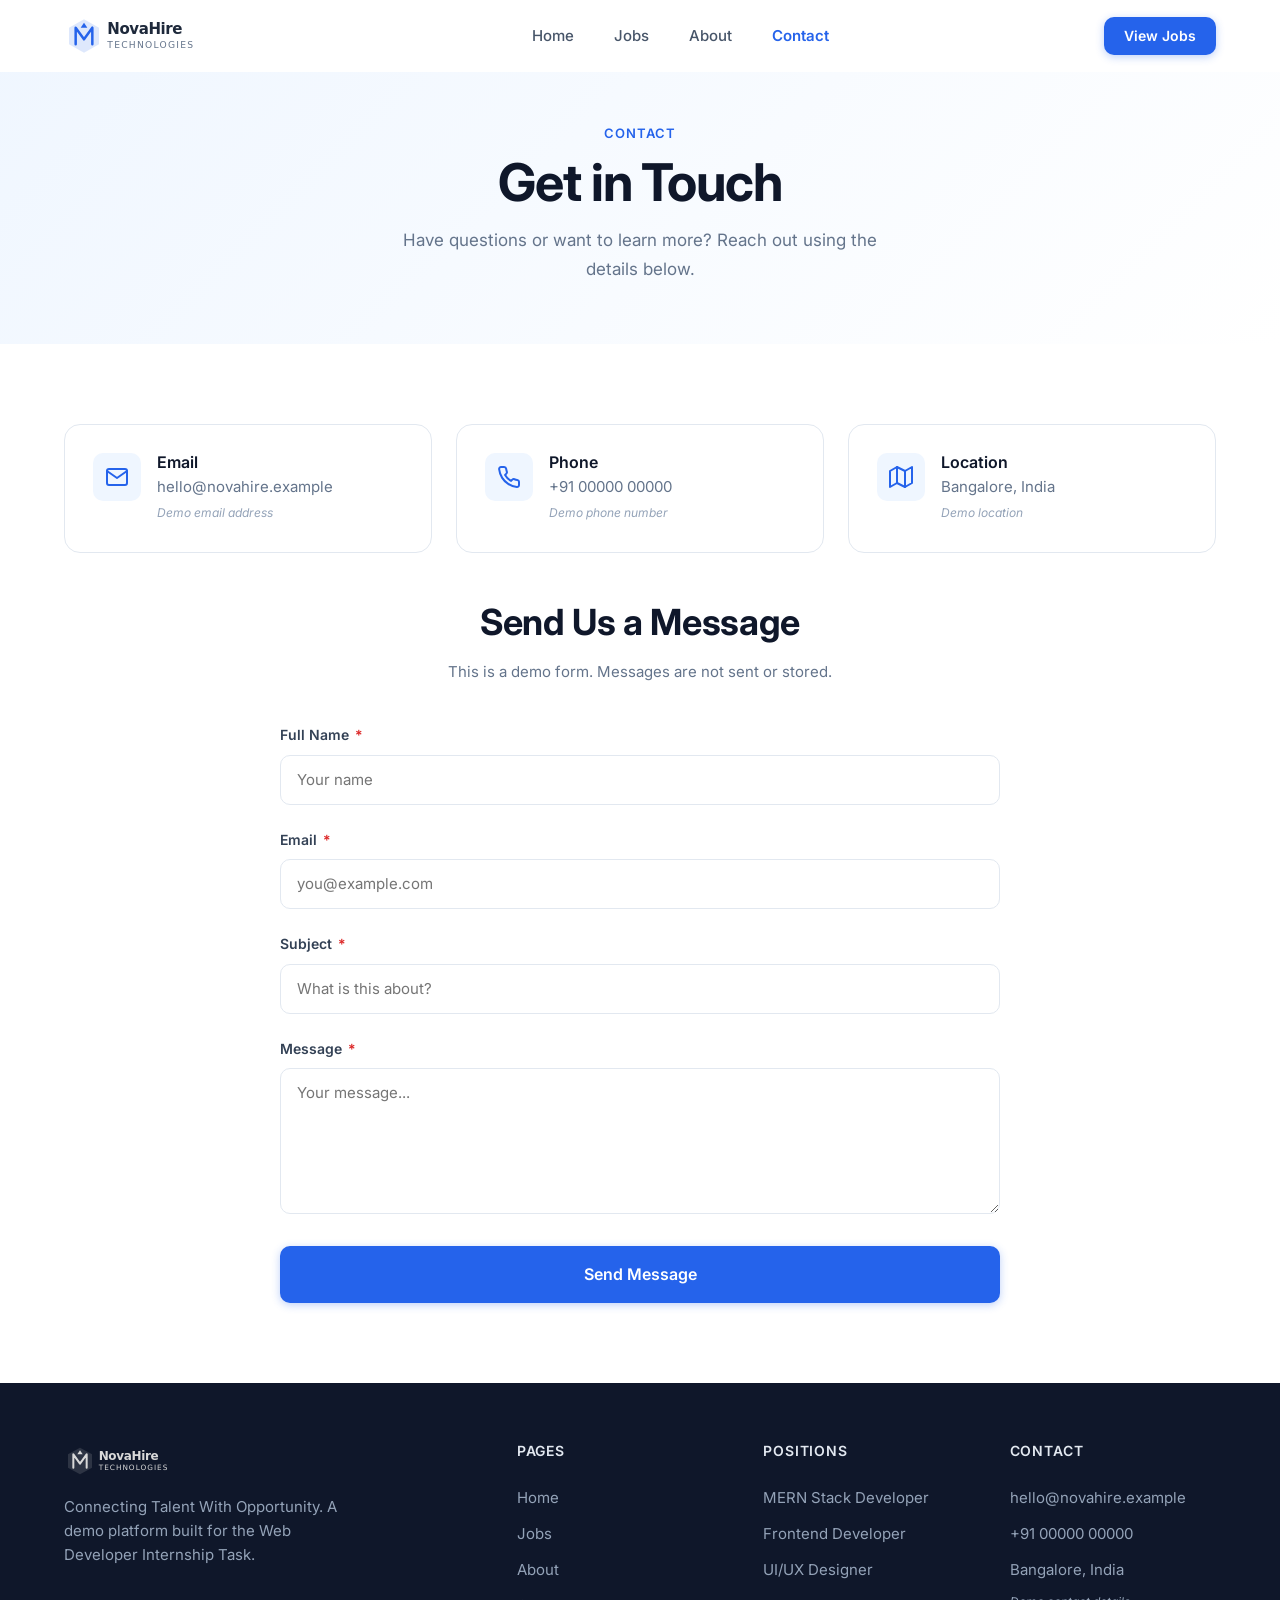
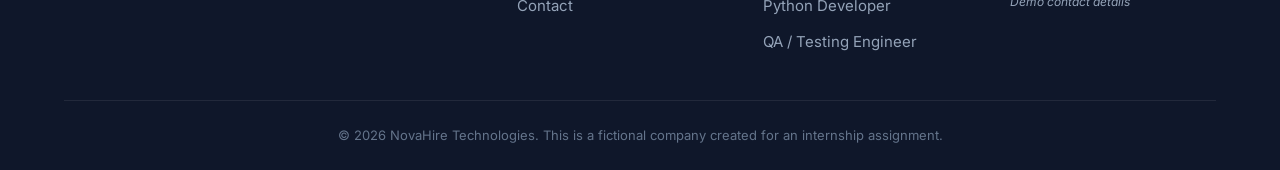
<file: contact.html>
<!DOCTYPE html>
<html lang="en">
<head>
  <meta charset="UTF-8" />
  <meta name="viewport" content="width=device-width, initial-scale=1.0" />
  <title>Contact Us — NovaHire Technologies</title>
  <meta name="description" content="Get in touch with NovaHire Technologies. Reach out for inquiries, feedback, or partnership opportunities." />
  <link rel="preconnect" href="https://fonts.googleapis.com" />
  <link rel="preconnect" href="https://fonts.gstatic.com" crossorigin />
  <link href="https://fonts.googleapis.com/css2?family=Inter:wght@400;500;600;700;800&display=swap" rel="stylesheet" />
  <link rel="stylesheet" href="css/styles.css" />
</head>
<body>

  <!-- ── Header ── -->
  <header class="header" id="header">
    <nav class="navbar container" aria-label="Primary navigation">
      <a href="index.html" class="navbar__logo" aria-label="NovaHire Technologies Home">
        <img src="assets/logo.svg" alt="NovaHire Technologies" width="180" height="40" />
      </a>
      <div class="navbar__links">
        <a href="index.html" class="nav-link" id="nav-home">Home</a>
        <a href="jobs.html" class="nav-link" id="nav-jobs">Jobs</a>
        <a href="about.html" class="nav-link" id="nav-about">About</a>
        <a href="contact.html" class="nav-link" id="nav-contact">Contact</a>
      </div>
      <a href="jobs.html" class="btn btn--primary btn--sm navbar__cta" id="nav-view-jobs">View Jobs</a>
      <button class="mobile-menu-toggle" id="mobile-menu-toggle" aria-label="Open menu" aria-expanded="false" aria-controls="mobile-menu">
        <svg aria-hidden="true" width="24" height="24" viewBox="0 0 24 24" fill="none" stroke="currentColor" stroke-width="2" stroke-linecap="round" stroke-linejoin="round">
          <line x1="3" y1="6" x2="21" y2="6"/><line x1="3" y1="12" x2="21" y2="12"/><line x1="3" y1="18" x2="21" y2="18"/>
        </svg>
      </button>
    </nav>
  </header>

  <!-- ── Mobile Menu ── -->
  <div class="mobile-overlay" id="mobile-overlay"></div>
  <aside class="mobile-menu" id="mobile-menu" role="dialog" aria-label="Mobile navigation">
    <div class="mobile-menu__header">
      <img src="assets/logo.svg" alt="NovaHire Technologies" width="150" height="36" />
      <button class="mobile-menu__close" id="mobile-menu-close" aria-label="Close menu">
        <svg aria-hidden="true" width="24" height="24" viewBox="0 0 24 24" fill="none" stroke="currentColor" stroke-width="2" stroke-linecap="round" stroke-linejoin="round">
          <line x1="18" y1="6" x2="6" y2="18"/><line x1="6" y1="6" x2="18" y2="18"/>
        </svg>
      </button>
    </div>
    <nav aria-label="Mobile navigation links">
      <a href="index.html" class="mobile-nav-link">Home</a>
      <a href="jobs.html" class="mobile-nav-link">Jobs</a>
      <a href="about.html" class="mobile-nav-link">About</a>
      <a href="contact.html" class="mobile-nav-link">Contact</a>
      <div class="mobile-menu__cta">
        <a href="jobs.html" class="btn btn--primary" style="width:100%">View Jobs</a>
      </div>
    </nav>
  </aside>

  <main>
    <!-- ── Page Header ── -->
    <section class="page-header" id="contact-header">
      <div class="container">
        <span class="section-label">Contact</span>
        <h1 class="page-header__title">Get in Touch</h1>
        <p class="page-header__subtitle">Have questions or want to learn more? Reach out using the details below.</p>
      </div>
    </section>

    <!-- ── Contact Info ── -->
    <section class="section" id="contact-info">
      <div class="container">
        <div class="contact-grid">
          <div class="contact-card fade-in" id="contact-email">
            <div class="contact-card__icon">
              <svg class="icon icon--lg" aria-hidden="true"><use href="#icon-mail"/></svg>
            </div>
            <div>
              <h3 class="contact-card__title">Email</h3>
              <p class="contact-card__text">hello@novahire.example</p>
              <span class="demo-notice">Demo email address</span>
            </div>
          </div>
          <div class="contact-card fade-in" id="contact-phone">
            <div class="contact-card__icon">
              <svg class="icon icon--lg" aria-hidden="true"><use href="#icon-phone"/></svg>
            </div>
            <div>
              <h3 class="contact-card__title">Phone</h3>
              <p class="contact-card__text">+91 00000 00000</p>
              <span class="demo-notice">Demo phone number</span>
            </div>
          </div>
          <div class="contact-card fade-in" id="contact-location">
            <div class="contact-card__icon">
              <svg class="icon icon--lg" aria-hidden="true"><use href="#icon-map"/></svg>
            </div>
            <div>
              <h3 class="contact-card__title">Location</h3>
              <p class="contact-card__text">Bangalore, India</p>
              <span class="demo-notice">Demo location</span>
            </div>
          </div>
        </div>

        <!-- Contact Form -->
        <div style="max-width:720px;margin:0 auto">
          <div class="text-center" style="margin-bottom:40px">
            <h2 class="section-title">Send Us a Message</h2>
            <p style="color:var(--color-gray-500);font-size:0.9375rem;">This is a demo form. Messages are not sent or stored.</p>
          </div>

          <form id="contact-form" novalidate>
            <div class="form-group">
              <label for="contact-name" class="form-label">Full Name <span class="required">*</span></label>
              <input type="text" id="contact-name" name="name" class="form-input" placeholder="Your name" required autocomplete="name" />
              <div class="form-error" id="contact-name-error">Please enter your name.</div>
            </div>

            <div class="form-group">
              <label for="contact-email" class="form-label">Email <span class="required">*</span></label>
              <input type="email" id="contact-email" name="email" class="form-input" placeholder="you@example.com" required autocomplete="email" />
              <div class="form-error" id="contact-email-error">Please enter a valid email address.</div>
            </div>

            <div class="form-group">
              <label for="contact-subject" class="form-label">Subject <span class="required">*</span></label>
              <input type="text" id="contact-subject" name="subject" class="form-input" placeholder="What is this about?" required />
              <div class="form-error" id="contact-subject-error">Please enter a subject.</div>
            </div>

            <div class="form-group">
              <label for="contact-message" class="form-label">Message <span class="required">*</span></label>
              <textarea id="contact-message" name="message" class="form-textarea" placeholder="Your message..." rows="5" required></textarea>
              <div class="form-error" id="contact-message-error">Please enter your message (minimum 10 characters).</div>
            </div>

            <button type="submit" class="btn btn--primary btn--lg" id="contact-submit-btn" style="width:100%">
              Send Message
            </button>
          </form>

          <!-- Success State -->
          <div class="success-state" id="contact-success">
            <div class="success-state__icon">
              <svg aria-hidden="true" viewBox="0 0 24 24" fill="none" stroke="currentColor" stroke-width="2" stroke-linecap="round" stroke-linejoin="round">
                <path d="M22 11.08V12a10 10 0 1 1-5.93-9.14"/>
                <polyline points="22 4 12 14.01 9 11.01"/>
              </svg>
            </div>
            <h2 class="success-state__title">Message Sent!</h2>
            <p class="success-state__text">
              Thank you for reaching out. This is a demo form — no message has been sent or stored. In a real application, your inquiry would be forwarded to our team.
            </p>
            <a href="index.html" class="btn btn--primary" id="contact-success-home">Back to Home</a>
          </div>
        </div>
      </div>
    </section>
  </main>

  <!-- ── Footer ── -->
  <footer class="footer" id="footer">
    <div class="container">
      <div class="footer__grid">
        <div class="footer__brand">
          <img src="assets/logo.svg" alt="NovaHire Technologies" width="160" height="36" />
          <p class="footer__tagline">Connecting Talent With Opportunity. A demo platform built for the Web Developer Internship Task.</p>
        </div>
        <div>
          <h4 class="footer__heading">Pages</h4>
          <a href="index.html" class="footer__link">Home</a>
          <a href="jobs.html" class="footer__link">Jobs</a>
          <a href="about.html" class="footer__link">About</a>
          <a href="contact.html" class="footer__link">Contact</a>
        </div>
        <div>
          <h4 class="footer__heading">Positions</h4>
          <a href="apply.html?job=mern-stack-developer" class="footer__link">MERN Stack Developer</a>
          <a href="apply.html?job=frontend-developer" class="footer__link">Frontend Developer</a>
          <a href="apply.html?job=ui-ux-designer" class="footer__link">UI/UX Designer</a>
          <a href="apply.html?job=python-developer" class="footer__link">Python Developer</a>
          <a href="apply.html?job=qa-software-testing-engineer" class="footer__link">QA / Testing Engineer</a>
        </div>
        <div>
          <h4 class="footer__heading">Contact</h4>
          <p class="footer__link">hello@novahire.example</p>
          <p class="footer__link">+91 00000 00000</p>
          <p class="footer__link">Bangalore, India</p>
          <span class="demo-notice">Demo contact details</span>
        </div>
      </div>
      <div class="footer__bottom">
        &copy; 2026 NovaHire Technologies. This is a fictional company created for an internship assignment.
      </div>
    </div>
  </footer>

  <script src="js/main.js"></script>
  <script src="js/contact.js"></script>
</body>
</html>
</file>
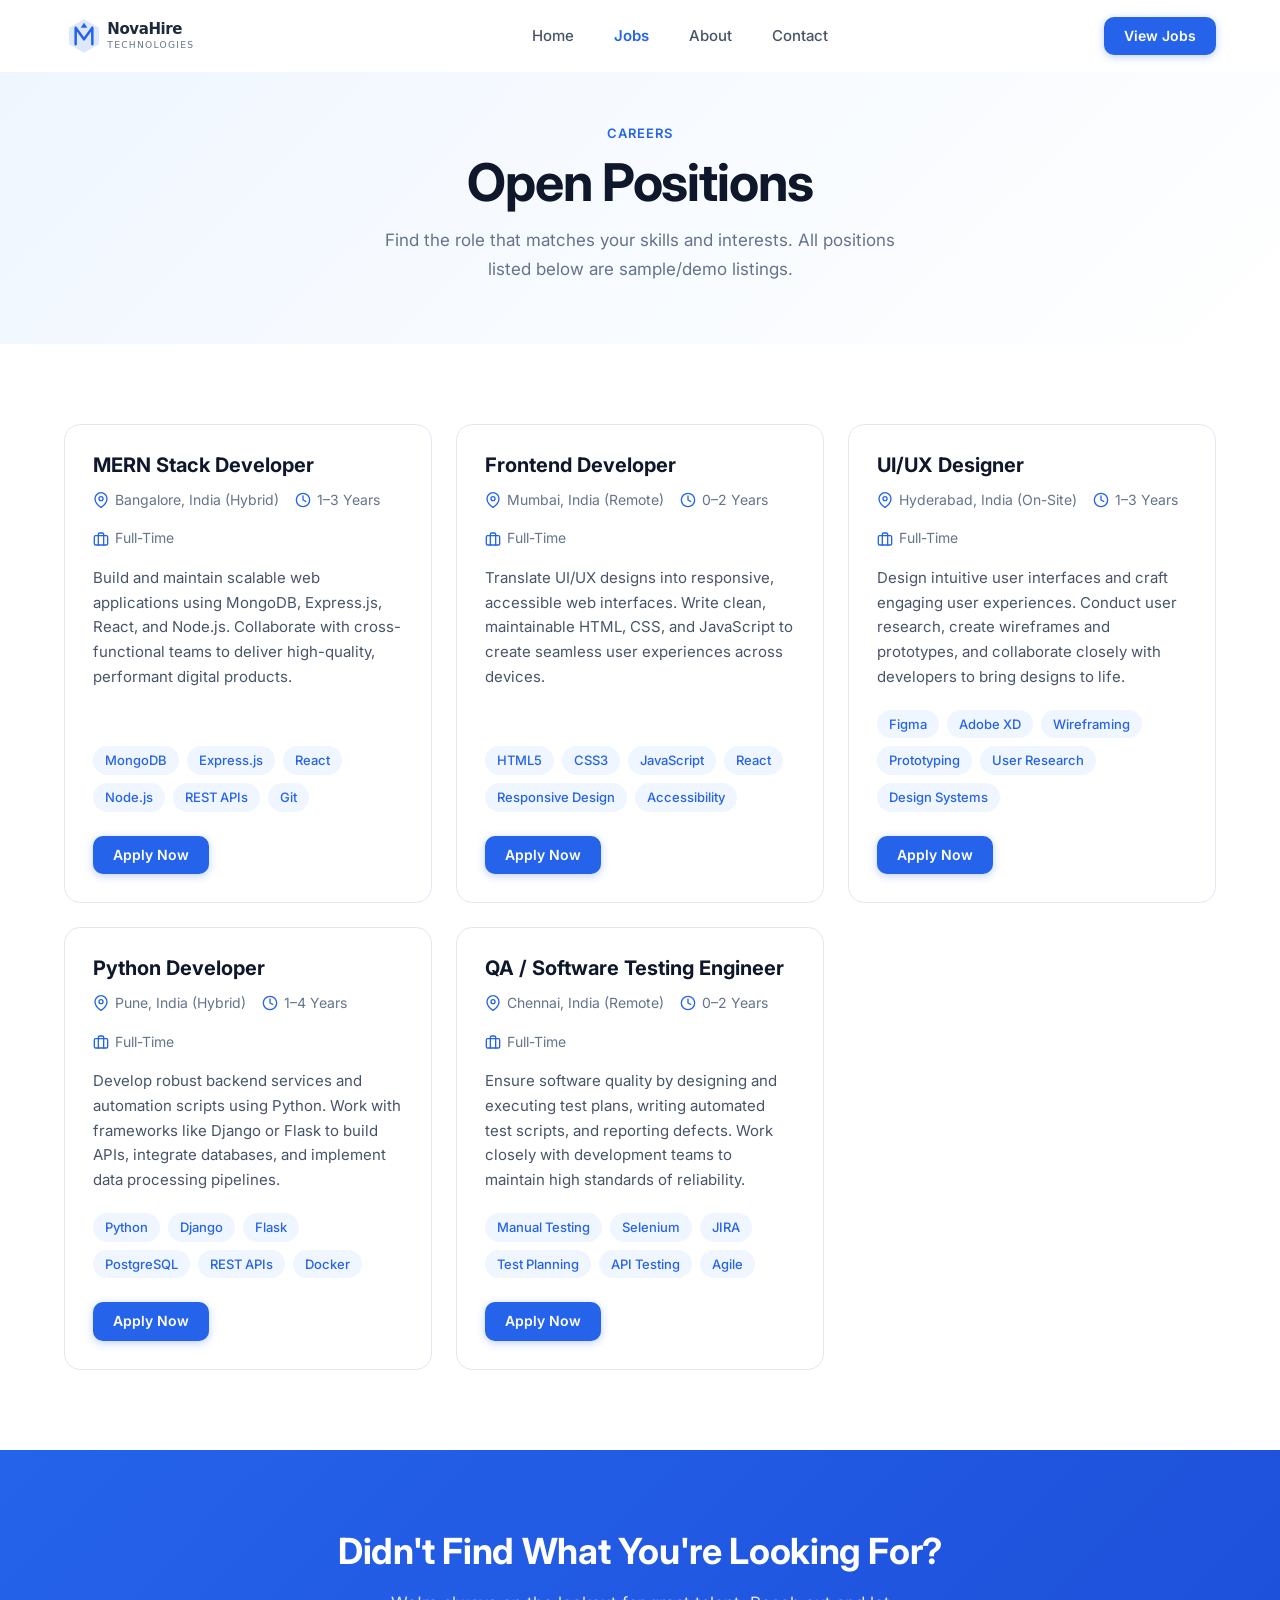
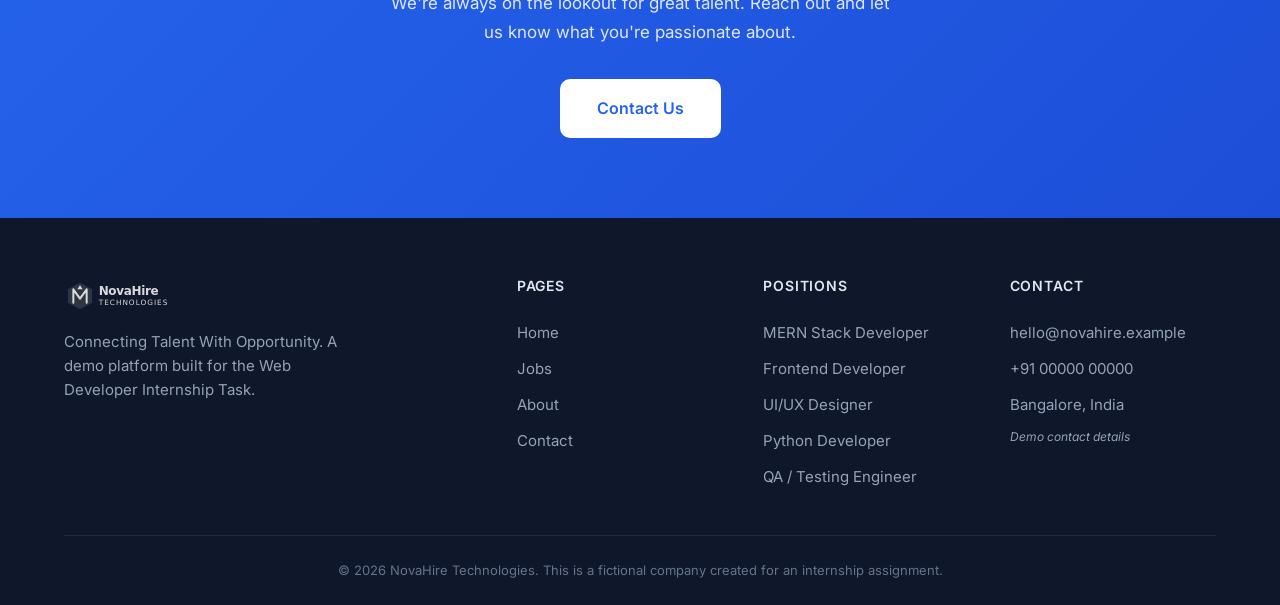
<file: jobs.html>
<!DOCTYPE html>
<html lang="en">
<head>
  <meta charset="UTF-8" />
  <meta name="viewport" content="width=device-width, initial-scale=1.0" />
  <title>Open Positions — NovaHire Technologies</title>
  <meta name="description" content="Browse all open positions at NovaHire Technologies. Find your next role in development, design, and quality assurance." />
  <link rel="preconnect" href="https://fonts.googleapis.com" />
  <link rel="preconnect" href="https://fonts.gstatic.com" crossorigin />
  <link href="https://fonts.googleapis.com/css2?family=Inter:wght@400;500;600;700;800&display=swap" rel="stylesheet" />
  <link rel="stylesheet" href="css/styles.css" />
</head>
<body>

  <!-- ── Header ── -->
  <header class="header" id="header">
    <nav class="navbar container" aria-label="Primary navigation">
      <a href="index.html" class="navbar__logo" aria-label="NovaHire Technologies Home">
        <img src="assets/logo.svg" alt="NovaHire Technologies" width="180" height="40" />
      </a>
      <div class="navbar__links">
        <a href="index.html" class="nav-link" id="nav-home">Home</a>
        <a href="jobs.html" class="nav-link" id="nav-jobs">Jobs</a>
        <a href="about.html" class="nav-link" id="nav-about">About</a>
        <a href="contact.html" class="nav-link" id="nav-contact">Contact</a>
      </div>
      <a href="jobs.html" class="btn btn--primary btn--sm navbar__cta" id="nav-view-jobs">View Jobs</a>
      <button class="mobile-menu-toggle" id="mobile-menu-toggle" aria-label="Open menu" aria-expanded="false" aria-controls="mobile-menu">
        <svg aria-hidden="true" width="24" height="24" viewBox="0 0 24 24" fill="none" stroke="currentColor" stroke-width="2" stroke-linecap="round" stroke-linejoin="round">
          <line x1="3" y1="6" x2="21" y2="6"/><line x1="3" y1="12" x2="21" y2="12"/><line x1="3" y1="18" x2="21" y2="18"/>
        </svg>
      </button>
    </nav>
  </header>

  <!-- ── Mobile Menu ── -->
  <div class="mobile-overlay" id="mobile-overlay"></div>
  <aside class="mobile-menu" id="mobile-menu" role="dialog" aria-label="Mobile navigation">
    <div class="mobile-menu__header">
      <img src="assets/logo.svg" alt="NovaHire Technologies" width="150" height="36" />
      <button class="mobile-menu__close" id="mobile-menu-close" aria-label="Close menu">
        <svg aria-hidden="true" width="24" height="24" viewBox="0 0 24 24" fill="none" stroke="currentColor" stroke-width="2" stroke-linecap="round" stroke-linejoin="round">
          <line x1="18" y1="6" x2="6" y2="18"/><line x1="6" y1="6" x2="18" y2="18"/>
        </svg>
      </button>
    </div>
    <nav aria-label="Mobile navigation links">
      <a href="index.html" class="mobile-nav-link">Home</a>
      <a href="jobs.html" class="mobile-nav-link">Jobs</a>
      <a href="about.html" class="mobile-nav-link">About</a>
      <a href="contact.html" class="mobile-nav-link">Contact</a>
      <div class="mobile-menu__cta">
        <a href="jobs.html" class="btn btn--primary" style="width:100%">View Jobs</a>
      </div>
    </nav>
  </aside>

  <main>
    <!-- ── Page Header ── -->
    <section class="page-header" id="jobs-header">
      <div class="container">
        <span class="section-label">Careers</span>
        <h1 class="page-header__title">Open Positions</h1>
        <p class="page-header__subtitle">Find the role that matches your skills and interests. All positions listed below are sample/demo listings.</p>
      </div>
    </section>

    <!-- ── Job Listings ── -->
    <section class="section" id="all-jobs">
      <div class="container">
        <div class="jobs-grid" id="jobs-grid">
          <!-- Rendered by JS -->
        </div>
      </div>
    </section>

    <!-- ── CTA ── -->
    <section class="cta-section" id="jobs-cta">
      <div class="container">
        <h2>Didn't Find What You're Looking For?</h2>
        <p>We're always on the lookout for great talent. Reach out and let us know what you're passionate about.</p>
        <a href="contact.html" class="btn btn--secondary btn--lg" id="cta-contact">Contact Us</a>
      </div>
    </section>
  </main>

  <!-- ── Footer ── -->
  <footer class="footer" id="footer">
    <div class="container">
      <div class="footer__grid">
        <div class="footer__brand">
          <img src="assets/logo.svg" alt="NovaHire Technologies" width="160" height="36" />
          <p class="footer__tagline">Connecting Talent With Opportunity. A demo platform built for the Web Developer Internship Task.</p>
        </div>
        <div>
          <h4 class="footer__heading">Pages</h4>
          <a href="index.html" class="footer__link">Home</a>
          <a href="jobs.html" class="footer__link">Jobs</a>
          <a href="about.html" class="footer__link">About</a>
          <a href="contact.html" class="footer__link">Contact</a>
        </div>
        <div>
          <h4 class="footer__heading">Positions</h4>
          <a href="apply.html?job=mern-stack-developer" class="footer__link">MERN Stack Developer</a>
          <a href="apply.html?job=frontend-developer" class="footer__link">Frontend Developer</a>
          <a href="apply.html?job=ui-ux-designer" class="footer__link">UI/UX Designer</a>
          <a href="apply.html?job=python-developer" class="footer__link">Python Developer</a>
          <a href="apply.html?job=qa-software-testing-engineer" class="footer__link">QA / Testing Engineer</a>
        </div>
        <div>
          <h4 class="footer__heading">Contact</h4>
          <p class="footer__link">hello@novahire.example</p>
          <p class="footer__link">+91 00000 00000</p>
          <p class="footer__link">Bangalore, India</p>
          <span class="demo-notice">Demo contact details</span>
        </div>
      </div>
      <div class="footer__bottom">
        &copy; 2026 NovaHire Technologies. This is a fictional company created for an internship assignment.
      </div>
    </div>
  </footer>

  <script src="js/data.js"></script>
  <script src="js/main.js"></script>
  <script src="js/jobs.js"></script>
</body>
</html>
</file>
<file: css/styles.css>
/* ══════════════════════════════════════════════════════════════
   NovaHire Technologies — Global Stylesheet
   ══════════════════════════════════════════════════════════════ */

/* ── CSS Variables / Design Tokens ── */
:root {
  /* Brand */
  --color-primary: #2563eb;
  --color-primary-dark: #1d4ed8;
  --color-primary-light: #dbeafe;
  --color-primary-50: #eff6ff;

  /* Neutral */
  --color-white: #ffffff;
  --color-gray-50: #f8fafc;
  --color-gray-100: #f1f5f9;
  --color-gray-200: #e2e8f0;
  --color-gray-300: #cbd5e1;
  --color-gray-400: #94a3b8;
  --color-gray-500: #64748b;
  --color-gray-600: #475569;
  --color-gray-700: #334155;
  --color-gray-800: #1e293b;
  --color-gray-900: #0f172a;

  /* Feedback */
  --color-success: #16a34a;
  --color-success-light: #dcfce7;
  --color-error: #dc2626;
  --color-error-light: #fee2e2;

  /* Typography */
  --font-sans: "Inter", system-ui, -apple-system, "Segoe UI", Roboto, sans-serif;
  --font-heading: "Inter", system-ui, -apple-system, "Segoe UI", Roboto, sans-serif;

  /* Sizing */
  --container-max: 1200px;
  --header-height: 72px;

  /* Radius */
  --radius-sm: 6px;
  --radius-md: 10px;
  --radius-lg: 16px;
  --radius-xl: 24px;
  --radius-full: 9999px;

  /* Shadows */
  --shadow-sm: 0 1px 2px rgba(0, 0, 0, 0.05);
  --shadow-md: 0 4px 12px rgba(0, 0, 0, 0.08);
  --shadow-lg: 0 8px 30px rgba(0, 0, 0, 0.1);
  --shadow-xl: 0 20px 40px rgba(0, 0, 0, 0.12);

  /* Transitions */
  --transition-fast: 150ms ease;
  --transition-base: 250ms ease;
  --transition-slow: 400ms ease;
}

/* ── Reset ── */
*,
*::before,
*::after {
  box-sizing: border-box;
  margin: 0;
  padding: 0;
}

html {
  scroll-behavior: smooth;
  -webkit-text-size-adjust: 100%;
}

body {
  font-family: var(--font-sans);
  font-size: 16px;
  line-height: 1.6;
  color: var(--color-gray-700);
  background: var(--color-white);
  -webkit-font-smoothing: antialiased;
  -moz-osx-font-smoothing: grayscale;
}

img,
svg {
  display: block;
  max-width: 100%;
}

a {
  color: inherit;
  text-decoration: none;
}

ul,
ol {
  list-style: none;
}

button,
input,
select,
textarea {
  font: inherit;
  color: inherit;
  border: none;
  outline: none;
  background: none;
}

button {
  cursor: pointer;
}

/* ── Utilities ── */
.container {
  width: 100%;
  max-width: var(--container-max);
  margin: 0 auto;
  padding: 0 24px;
}

.section {
  padding: 80px 0;
}

.section--alt {
  background: var(--color-gray-50);
}

.text-center {
  text-align: center;
}

.sr-only {
  position: absolute;
  width: 1px;
  height: 1px;
  padding: 0;
  margin: -1px;
  overflow: hidden;
  clip: rect(0, 0, 0, 0);
  border: 0;
}

/* ── Icons ── */
.icon {
  width: 20px;
  height: 20px;
  flex-shrink: 0;
}

.icon--sm {
  width: 16px;
  height: 16px;
}

.icon--lg {
  width: 24px;
  height: 24px;
}

.icon--xl {
  width: 40px;
  height: 40px;
}

/* ── Typography ── */
h1,
h2,
h3,
h4,
h5,
h6 {
  font-family: var(--font-heading);
  color: var(--color-gray-900);
  line-height: 1.2;
  font-weight: 700;
}

h1 {
  font-size: clamp(2rem, 5vw, 3.25rem);
  letter-spacing: -0.02em;
}

h2 {
  font-size: clamp(1.5rem, 3.5vw, 2.25rem);
  letter-spacing: -0.01em;
}

h3 {
  font-size: clamp(1.125rem, 2.5vw, 1.5rem);
}

.section-label {
  display: inline-block;
  font-size: 0.8125rem;
  font-weight: 600;
  letter-spacing: 0.08em;
  text-transform: uppercase;
  color: var(--color-primary);
  margin-bottom: 8px;
}

.section-title {
  margin-bottom: 16px;
}

.section-subtitle {
  color: var(--color-gray-500);
  font-size: 1.0625rem;
  max-width: 600px;
  margin: 0 auto 48px;
  line-height: 1.7;
}

/* ── Buttons ── */
.btn {
  display: inline-flex;
  align-items: center;
  justify-content: center;
  gap: 8px;
  padding: 12px 28px;
  font-size: 0.9375rem;
  font-weight: 600;
  border-radius: var(--radius-md);
  transition: all var(--transition-base);
  white-space: nowrap;
}

.btn--primary {
  background: var(--color-primary);
  color: var(--color-white);
  box-shadow: 0 2px 8px rgba(37, 99, 235, 0.3);
}

.btn--primary:hover {
  background: var(--color-primary-dark);
  box-shadow: 0 4px 16px rgba(37, 99, 235, 0.4);
  transform: translateY(-1px);
}

.btn--secondary {
  background: var(--color-white);
  color: var(--color-gray-800);
  border: 1.5px solid var(--color-gray-200);
}

.btn--secondary:hover {
  border-color: var(--color-primary);
  color: var(--color-primary);
  transform: translateY(-1px);
}

.btn--outline {
  background: transparent;
  color: var(--color-primary);
  border: 1.5px solid var(--color-primary);
}

.btn--outline:hover {
  background: var(--color-primary);
  color: var(--color-white);
  transform: translateY(-1px);
}

.btn--sm {
  padding: 8px 20px;
  font-size: 0.875rem;
}

.btn--lg {
  padding: 16px 36px;
  font-size: 1rem;
}

/* ── Header / Navbar ── */
.header {
  position: fixed;
  top: 0;
  left: 0;
  right: 0;
  z-index: 1000;
  background: rgba(255, 255, 255, 0.95);
  backdrop-filter: blur(12px);
  -webkit-backdrop-filter: blur(12px);
  transition: box-shadow var(--transition-base);
  height: var(--header-height);
}

.header.scrolled {
  box-shadow: var(--shadow-md);
}

.navbar {
  display: flex;
  align-items: center;
  justify-content: space-between;
  height: var(--header-height);
}

.navbar__logo {
  display: flex;
  align-items: center;
  flex-shrink: 0;
}

.navbar__logo img {
  height: 40px;
  width: auto;
}

.navbar__links {
  display: flex;
  align-items: center;
  gap: 8px;
}

.nav-link {
  padding: 8px 16px;
  font-size: 0.9375rem;
  font-weight: 500;
  color: var(--color-gray-600);
  border-radius: var(--radius-sm);
  transition: color var(--transition-fast), background var(--transition-fast);
}

.nav-link:hover {
  color: var(--color-primary);
  background: var(--color-primary-50);
}

.nav-link.active {
  color: var(--color-primary);
  font-weight: 600;
}

.navbar__cta {
  margin-left: 8px;
}

/* Mobile menu toggle */
.mobile-menu-toggle {
  display: none;
  padding: 8px;
  border-radius: var(--radius-sm);
  color: var(--color-gray-700);
  transition: background var(--transition-fast);
}

.mobile-menu-toggle:hover {
  background: var(--color-gray-100);
}

.mobile-menu-toggle svg {
  width: 24px;
  height: 24px;
}

/* Mobile overlay */
.mobile-overlay {
  position: fixed;
  inset: 0;
  background: rgba(0, 0, 0, 0.4);
  z-index: 1001;
  opacity: 0;
  visibility: hidden;
  pointer-events: none;
  transition: opacity var(--transition-base), visibility var(--transition-base);
}

.mobile-overlay.is-visible {
  opacity: 1;
  visibility: visible;
  pointer-events: auto;
}

/* Mobile menu panel */
.mobile-menu {
  display: none;
  position: fixed;
  top: 0;
  right: 0;
  bottom: 0;
  width: 300px;
  max-width: 85vw;
  background: var(--color-white);
  z-index: 1002;
  padding: 24px;
  transform: translateX(100%);
  transition: transform var(--transition-slow) cubic-bezier(0.22, 1, 0.36, 1);
  overflow-y: auto;
  box-shadow: var(--shadow-xl);
}

.mobile-menu.is-open {
  transform: translateX(0);
}

.mobile-menu__header {
  display: flex;
  align-items: center;
  justify-content: space-between;
  margin-bottom: 32px;
}

.mobile-menu__header img {
  height: 36px;
  width: auto;
}

.mobile-menu__close {
  padding: 8px;
  border-radius: var(--radius-sm);
  color: var(--color-gray-500);
}

.mobile-menu__close:hover {
  background: var(--color-gray-100);
  color: var(--color-gray-800);
}

.mobile-menu__close svg {
  width: 24px;
  height: 24px;
}

.mobile-nav-link {
  display: block;
  padding: 14px 16px;
  font-size: 1.0625rem;
  font-weight: 500;
  color: var(--color-gray-700);
  border-radius: var(--radius-md);
  transition: all var(--transition-fast);
}

.mobile-nav-link:hover,
.mobile-nav-link.active {
  color: var(--color-primary);
  background: var(--color-primary-50);
}

.mobile-menu__cta {
  margin-top: 24px;
  padding-top: 24px;
  border-top: 1px solid var(--color-gray-200);
}

/* ── Hero ── */
.hero {
  position: relative;
  padding: 140px 0 100px;
  background: linear-gradient(135deg, var(--color-primary-50) 0%, var(--color-white) 50%, #f0f4ff 100%);
  overflow: hidden;
}

.hero::before {
  content: "";
  position: absolute;
  top: -50%;
  right: -20%;
  width: 600px;
  height: 600px;
  background: radial-gradient(circle, rgba(37, 99, 235, 0.06) 0%, transparent 70%);
  border-radius: 50%;
  pointer-events: none;
}

.hero__content {
  position: relative;
  max-width: 720px;
  margin: 0 auto;
  text-align: center;
}

.hero__badge {
  display: inline-flex;
  align-items: center;
  gap: 6px;
  padding: 6px 16px;
  font-size: 0.8125rem;
  font-weight: 600;
  color: var(--color-primary);
  background: var(--color-primary-light);
  border-radius: var(--radius-full);
  margin-bottom: 24px;
}

.hero__title {
  margin-bottom: 20px;
}

.hero__subtitle {
  font-size: 1.125rem;
  color: var(--color-gray-500);
  max-width: 540px;
  margin: 0 auto 36px;
  line-height: 1.7;
}

.hero__actions {
  display: flex;
  align-items: center;
  justify-content: center;
  gap: 16px;
  flex-wrap: wrap;
}

/* ── Job Cards ── */
.jobs-grid {
  display: grid;
  grid-template-columns: repeat(auto-fill, minmax(350px, 1fr));
  gap: 24px;
}

.job-card {
  background: var(--color-white);
  border: 1px solid var(--color-gray-200);
  border-radius: var(--radius-lg);
  padding: 28px;
  transition: all var(--transition-base);
  display: flex;
  flex-direction: column;
}

.job-card:hover {
  border-color: var(--color-primary-light);
  box-shadow: var(--shadow-lg);
  transform: translateY(-4px);
}

.job-card__header {
  margin-bottom: 16px;
}

.job-card__title {
  font-size: 1.25rem;
  margin-bottom: 12px;
  color: var(--color-gray-900);
}

.job-card__meta {
  display: flex;
  flex-wrap: wrap;
  gap: 16px;
  font-size: 0.875rem;
  color: var(--color-gray-500);
}

.job-card__meta-item {
  display: flex;
  align-items: center;
  gap: 6px;
}

.job-card__meta-item .icon {
  color: var(--color-primary);
}

.job-card__description {
  flex: 1;
  font-size: 0.9375rem;
  color: var(--color-gray-600);
  line-height: 1.65;
  margin-bottom: 20px;
}

.job-card__skills {
  display: flex;
  flex-wrap: wrap;
  gap: 8px;
  margin-bottom: 24px;
}

.skill-tag {
  display: inline-block;
  padding: 4px 12px;
  font-size: 0.8125rem;
  font-weight: 500;
  color: var(--color-primary);
  background: var(--color-primary-50);
  border-radius: var(--radius-full);
}

.job-card__footer {
  margin-top: auto;
}

/* ── Stats ── */
.stats-grid {
  display: grid;
  grid-template-columns: repeat(auto-fit, minmax(200px, 1fr));
  gap: 24px;
}

.stat-card {
  text-align: center;
  padding: 32px 20px;
  background: var(--color-white);
  border-radius: var(--radius-lg);
  border: 1px solid var(--color-gray-200);
  transition: all var(--transition-base);
}

.stat-card:hover {
  border-color: var(--color-primary-light);
  box-shadow: var(--shadow-md);
}

.stat-card__icon {
  display: flex;
  align-items: center;
  justify-content: center;
  width: 56px;
  height: 56px;
  background: var(--color-primary-50);
  border-radius: var(--radius-md);
  margin: 0 auto 16px;
  color: var(--color-primary);
}

.stat-card__number {
  font-size: 2rem;
  font-weight: 800;
  color: var(--color-gray-900);
  letter-spacing: -0.02em;
}

.stat-card__label {
  font-size: 0.875rem;
  color: var(--color-gray-500);
  margin-top: 4px;
}

/* ── Feature Cards ── */
.features-grid {
  display: grid;
  grid-template-columns: repeat(auto-fit, minmax(280px, 1fr));
  gap: 24px;
}

.feature-card {
  padding: 32px;
  background: var(--color-white);
  border: 1px solid var(--color-gray-200);
  border-radius: var(--radius-lg);
  transition: all var(--transition-base);
}

.feature-card:hover {
  border-color: var(--color-primary-light);
  box-shadow: var(--shadow-md);
  transform: translateY(-2px);
}

.feature-card__icon {
  display: flex;
  align-items: center;
  justify-content: center;
  width: 48px;
  height: 48px;
  background: var(--color-primary-50);
  border-radius: var(--radius-md);
  color: var(--color-primary);
  margin-bottom: 20px;
}

.feature-card__title {
  font-size: 1.125rem;
  margin-bottom: 8px;
}

.feature-card__text {
  font-size: 0.9375rem;
  color: var(--color-gray-500);
  line-height: 1.65;
}

/* ── CTA Section ── */
.cta-section {
  background: linear-gradient(135deg, var(--color-primary) 0%, var(--color-primary-dark) 100%);
  color: var(--color-white);
  text-align: center;
  padding: 80px 0;
  border-radius: 0;
}

.cta-section h2 {
  color: var(--color-white);
  margin-bottom: 16px;
}

.cta-section p {
  color: rgba(255, 255, 255, 0.85);
  font-size: 1.0625rem;
  max-width: 520px;
  margin: 0 auto 32px;
  line-height: 1.7;
}

.cta-section .btn--secondary {
  background: var(--color-white);
  color: var(--color-primary);
  border-color: transparent;
}

.cta-section .btn--secondary:hover {
  background: var(--color-primary-50);
}

/* ── Page Header ── */
.page-header {
  padding: 120px 0 60px;
  text-align: center;
  background: linear-gradient(135deg, var(--color-primary-50) 0%, var(--color-white) 100%);
}

.page-header__title {
  margin-bottom: 12px;
}

.page-header__subtitle {
  font-size: 1.0625rem;
  color: var(--color-gray-500);
  max-width: 520px;
  margin: 0 auto;
  line-height: 1.7;
}

/* ── Forms ── */
.form-group {
  margin-bottom: 24px;
}

.form-label {
  display: block;
  font-size: 0.875rem;
  font-weight: 600;
  color: var(--color-gray-700);
  margin-bottom: 8px;
}

.form-label .required {
  color: var(--color-error);
  margin-left: 2px;
}

.form-input,
.form-textarea,
.form-select {
  width: 100%;
  padding: 12px 16px;
  font-size: 0.9375rem;
  color: var(--color-gray-800);
  background: var(--color-white);
  border: 1.5px solid var(--color-gray-200);
  border-radius: var(--radius-md);
  transition: border-color var(--transition-fast), box-shadow var(--transition-fast);
}

.form-select {
  appearance: none;
  -webkit-appearance: none;
  -moz-appearance: none;
  background-image: url("data:image/svg+xml,%3Csvg xmlns='http://www.w3.org/2000/svg' width='16' height='16' viewBox='0 0 24 24' fill='none' stroke='%2364748b' stroke-width='2' stroke-linecap='round' stroke-linejoin='round'%3E%3Cpolyline points='6 9 12 15 18 9'/%3E%3C/svg%3E");
  background-repeat: no-repeat;
  background-position: right 12px center;
  background-size: 16px;
  padding-right: 40px;
}

.form-input:focus,
.form-textarea:focus,
.form-select:focus {
  border-color: var(--color-primary);
  box-shadow: 0 0 0 3px rgba(37, 99, 235, 0.1);
}

.form-input.error,
.form-textarea.error,
.form-select.error {
  border-color: var(--color-error);
  box-shadow: 0 0 0 3px rgba(220, 38, 38, 0.1);
}

.form-textarea {
  resize: vertical;
  min-height: 120px;
}

.form-error {
  font-size: 0.8125rem;
  color: var(--color-error);
  margin-top: 6px;
  display: none;
}

.form-error.visible {
  display: block;
}

.form-hint {
  font-size: 0.8125rem;
  color: var(--color-gray-400);
  margin-top: 4px;
}

/* File Upload */
.file-upload {
  position: relative;
  display: flex;
  flex-direction: column;
  align-items: center;
  justify-content: center;
  padding: 32px;
  border: 2px dashed var(--color-gray-300);
  border-radius: var(--radius-md);
  cursor: pointer;
  transition: all var(--transition-fast);
  text-align: center;
}

.file-upload:hover {
  border-color: var(--color-primary);
  background: var(--color-primary-50);
}

.file-upload.error {
  border-color: var(--color-error);
}

.file-upload input[type="file"] {
  position: absolute;
  inset: 0;
  opacity: 0;
  cursor: pointer;
}

.file-upload__icon {
  color: var(--color-gray-400);
  margin-bottom: 8px;
}

.file-upload__text {
  font-size: 0.9375rem;
  color: var(--color-gray-500);
}

.file-upload__text strong {
  color: var(--color-primary);
}

.file-upload__hint {
  font-size: 0.8125rem;
  color: var(--color-gray-400);
  margin-top: 4px;
}

.file-upload__name {
  font-size: 0.875rem;
  color: var(--color-gray-700);
  font-weight: 500;
  margin-top: 8px;
  display: none;
}

/* Success State */
.success-state {
  text-align: center;
  padding: 60px 20px;
  display: none;
}

.success-state.visible {
  display: block;
}

.success-state__icon {
  width: 80px;
  height: 80px;
  border-radius: 50%;
  background: var(--color-success-light);
  color: var(--color-success);
  display: flex;
  align-items: center;
  justify-content: center;
  margin: 0 auto 24px;
}

.success-state__icon svg {
  width: 40px;
  height: 40px;
}

.success-state__title {
  font-size: 1.5rem;
  color: var(--color-gray-900);
  margin-bottom: 12px;
}

.success-state__text {
  color: var(--color-gray-500);
  font-size: 1rem;
  max-width: 440px;
  margin: 0 auto 32px;
  line-height: 1.7;
}

/* ── Apply Page: Job Banner ── */
.apply-job-banner {
  background: var(--color-primary-50);
  border: 1px solid var(--color-primary-light);
  border-radius: var(--radius-lg);
  padding: 20px 24px;
  margin-bottom: 32px;
  display: flex;
  align-items: center;
  gap: 12px;
}

.apply-job-banner__icon {
  color: var(--color-primary);
  flex-shrink: 0;
}

.apply-job-banner__text {
  font-size: 1rem;
  color: var(--color-gray-700);
}

.apply-job-banner__text strong {
  color: var(--color-gray-900);
}

/* ── Contact Info Cards ── */
.contact-grid {
  display: grid;
  grid-template-columns: repeat(auto-fit, minmax(280px, 1fr));
  gap: 24px;
  margin-bottom: 48px;
}

.contact-card {
  display: flex;
  align-items: flex-start;
  gap: 16px;
  padding: 28px;
  background: var(--color-white);
  border: 1px solid var(--color-gray-200);
  border-radius: var(--radius-lg);
  transition: all var(--transition-base);
}

.contact-card:hover {
  border-color: var(--color-primary-light);
  box-shadow: var(--shadow-md);
}

.contact-card__icon {
  display: flex;
  align-items: center;
  justify-content: center;
  width: 48px;
  height: 48px;
  background: var(--color-primary-50);
  border-radius: var(--radius-md);
  color: var(--color-primary);
  flex-shrink: 0;
}

.contact-card__title {
  font-size: 1rem;
  font-weight: 600;
  color: var(--color-gray-900);
  margin-bottom: 4px;
}

.contact-card__text {
  font-size: 0.9375rem;
  color: var(--color-gray-500);
  line-height: 1.5;
}

/* ── About Page ── */
.about-intro {
  display: grid;
  grid-template-columns: 1fr 1fr;
  gap: 48px;
  align-items: center;
}

.about-intro__text h2 {
  margin-bottom: 16px;
}

.about-intro__text p {
  font-size: 1rem;
  color: var(--color-gray-600);
  line-height: 1.7;
  margin-bottom: 12px;
}

.about-visual {
  background: linear-gradient(135deg, var(--color-primary-50) 0%, var(--color-primary-light) 100%);
  border-radius: var(--radius-xl);
  display: flex;
  align-items: center;
  justify-content: center;
  min-height: 320px;
  position: relative;
  overflow: hidden;
}

.about-visual__graphic {
  display: flex;
  flex-direction: column;
  align-items: center;
  gap: 16px;
  color: var(--color-primary);
  opacity: 0.6;
}

.about-visual__graphic svg {
  width: 100px;
  height: 100px;
}

.about-visual__graphic span {
  font-size: 0.875rem;
  font-weight: 600;
  letter-spacing: 0.08em;
  text-transform: uppercase;
}

.values-grid {
  display: grid;
  grid-template-columns: repeat(auto-fit, minmax(250px, 1fr));
  gap: 24px;
}

.value-card {
  padding: 28px;
  text-align: center;
  border: 1px solid var(--color-gray-200);
  border-radius: var(--radius-lg);
  background: var(--color-white);
  transition: all var(--transition-base);
}

.value-card:hover {
  border-color: var(--color-primary-light);
  box-shadow: var(--shadow-md);
  transform: translateY(-2px);
}

.value-card__icon {
  display: flex;
  align-items: center;
  justify-content: center;
  width: 52px;
  height: 52px;
  background: var(--color-primary-50);
  border-radius: var(--radius-md);
  color: var(--color-primary);
  margin: 0 auto 16px;
}

.value-card__title {
  font-size: 1.0625rem;
  margin-bottom: 8px;
}

.value-card__text {
  font-size: 0.9375rem;
  color: var(--color-gray-500);
  line-height: 1.6;
}

/* ── Footer ── */
.footer {
  background: var(--color-gray-900);
  color: var(--color-gray-400);
  padding: 60px 0 0;
}

.footer__grid {
  display: grid;
  grid-template-columns: 2fr 1fr 1fr 1fr;
  gap: 40px;
  padding-bottom: 40px;
}

.footer__brand img {
  height: 36px;
  margin-bottom: 16px;
  filter: brightness(0) invert(1) brightness(0.85);
}

.footer__tagline {
  font-size: 0.9375rem;
  line-height: 1.6;
  color: var(--color-gray-400);
  max-width: 300px;
}

.footer__heading {
  font-size: 0.875rem;
  font-weight: 600;
  color: var(--color-gray-200);
  text-transform: uppercase;
  letter-spacing: 0.06em;
  margin-bottom: 20px;
}

.footer__link {
  display: block;
  font-size: 0.9375rem;
  color: var(--color-gray-400);
  padding: 6px 0;
  transition: color var(--transition-fast);
}

.footer__link:hover {
  color: var(--color-white);
}

.footer__bottom {
  border-top: 1px solid rgba(255, 255, 255, 0.08);
  padding: 24px 0;
  text-align: center;
  font-size: 0.8125rem;
  color: var(--color-gray-500);
}

/* ── Fade-in Animation ── */
.fade-in {
  opacity: 0;
  transform: translateY(20px);
  transition: opacity 0.6s ease, transform 0.6s ease;
}

.fade-in.is-visible {
  opacity: 1;
  transform: translateY(0);
}

/* ── Demo Notice ── */
.demo-notice {
  display: inline-block;
  font-size: 0.75rem;
  color: var(--color-gray-400);
  font-style: italic;
  margin-top: 4px;
}

/* ══════════════════════════════════════════════════════════════
   Responsive
   ══════════════════════════════════════════════════════════════ */

@media (max-width: 1024px) {
  .footer__grid {
    grid-template-columns: 1fr 1fr;
  }

  .about-intro {
    grid-template-columns: 1fr;
  }

  .about-visual {
    min-height: 240px;
  }
}

@media (max-width: 768px) {
  .section {
    padding: 56px 0;
  }

  .navbar__links,
  .navbar__cta {
    display: none;
  }

  .mobile-menu-toggle {
    display: flex;
  }

  .mobile-menu {
    display: block;
  }

  .hero {
    padding: 120px 0 72px;
  }

  .hero__subtitle {
    font-size: 1rem;
  }

  .jobs-grid {
    grid-template-columns: 1fr;
  }

  .stats-grid {
    grid-template-columns: repeat(2, 1fr);
  }

  .features-grid {
    grid-template-columns: 1fr;
  }

  .footer__grid {
    grid-template-columns: 1fr;
    gap: 32px;
  }

  .page-header {
    padding: 100px 0 48px;
  }

  .contact-grid {
    grid-template-columns: 1fr;
  }
}

@media (max-width: 480px) {
  .container {
    padding: 0 16px;
  }

  .hero__actions {
    flex-direction: column;
  }

  .hero__actions .btn {
    width: 100%;
  }

  .stats-grid {
    grid-template-columns: 1fr;
  }

  .job-card__meta {
    flex-direction: column;
    gap: 8px;
  }
}
</file>
